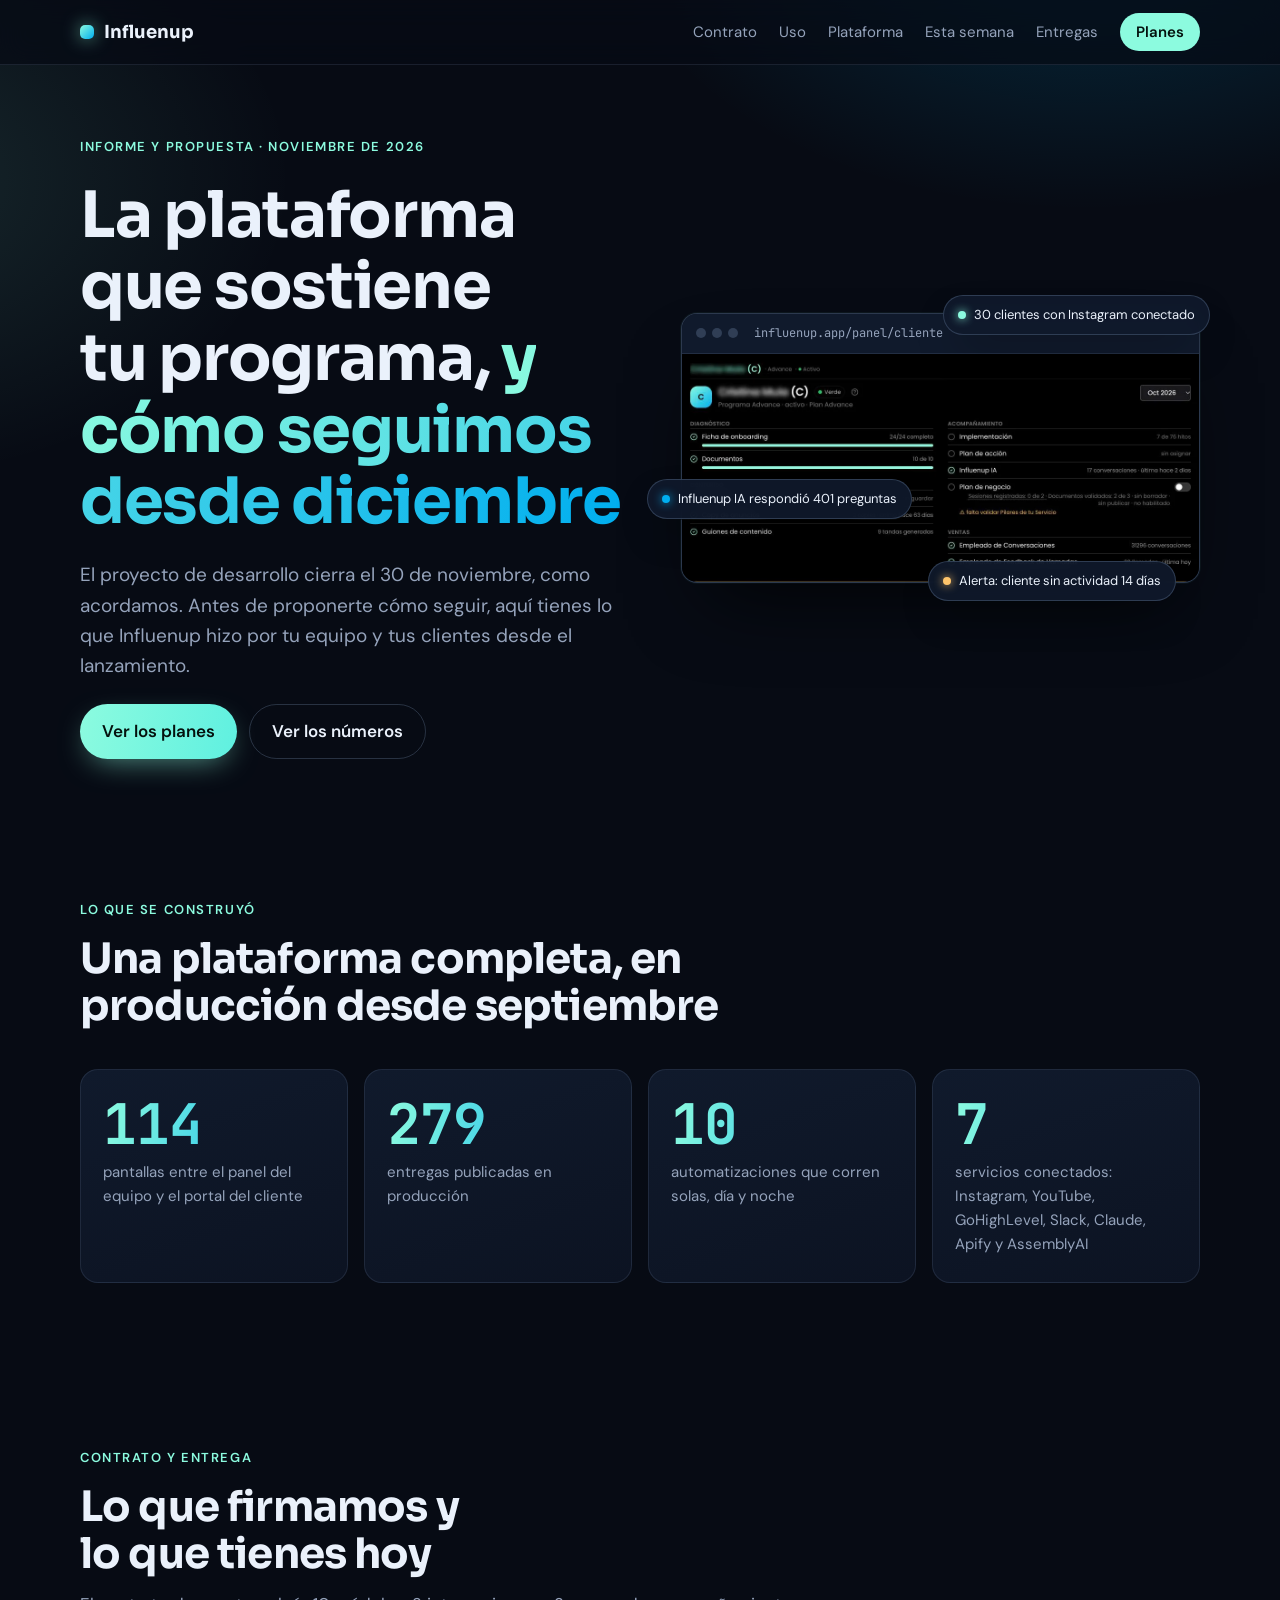
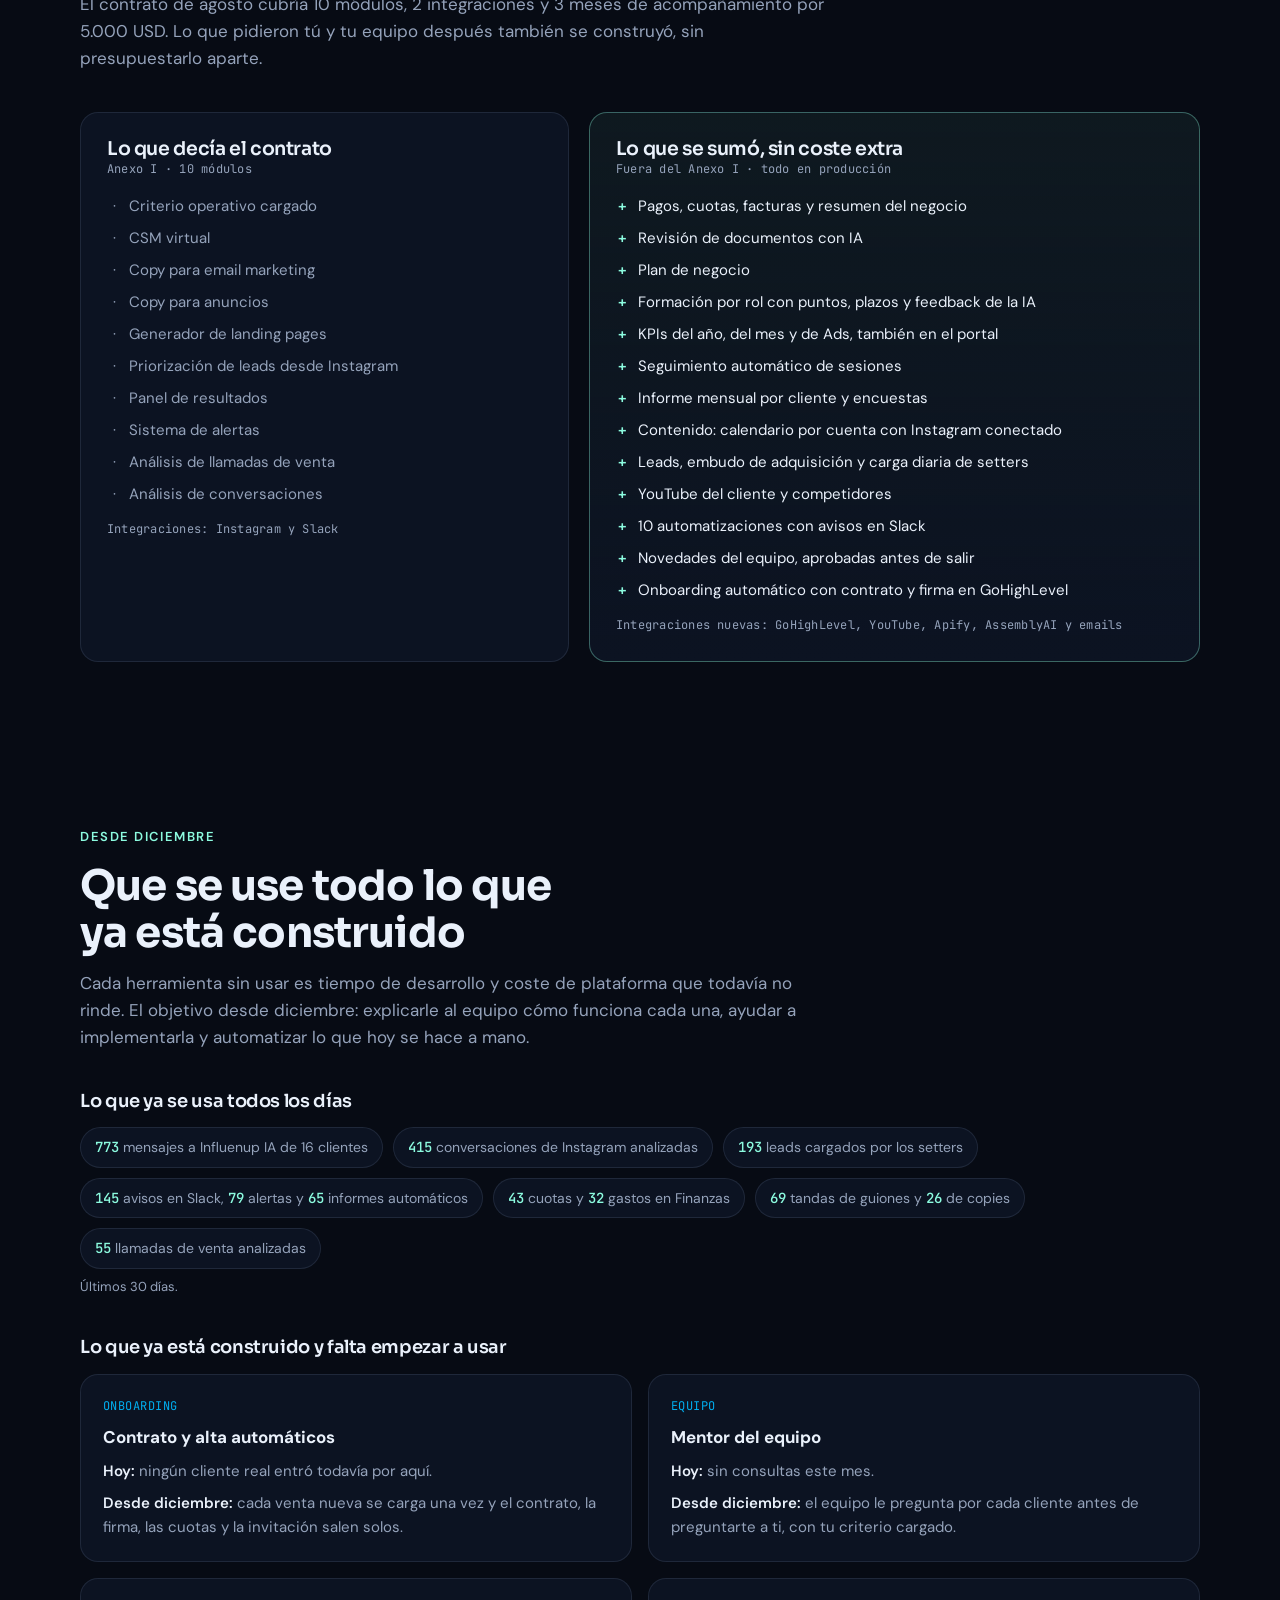
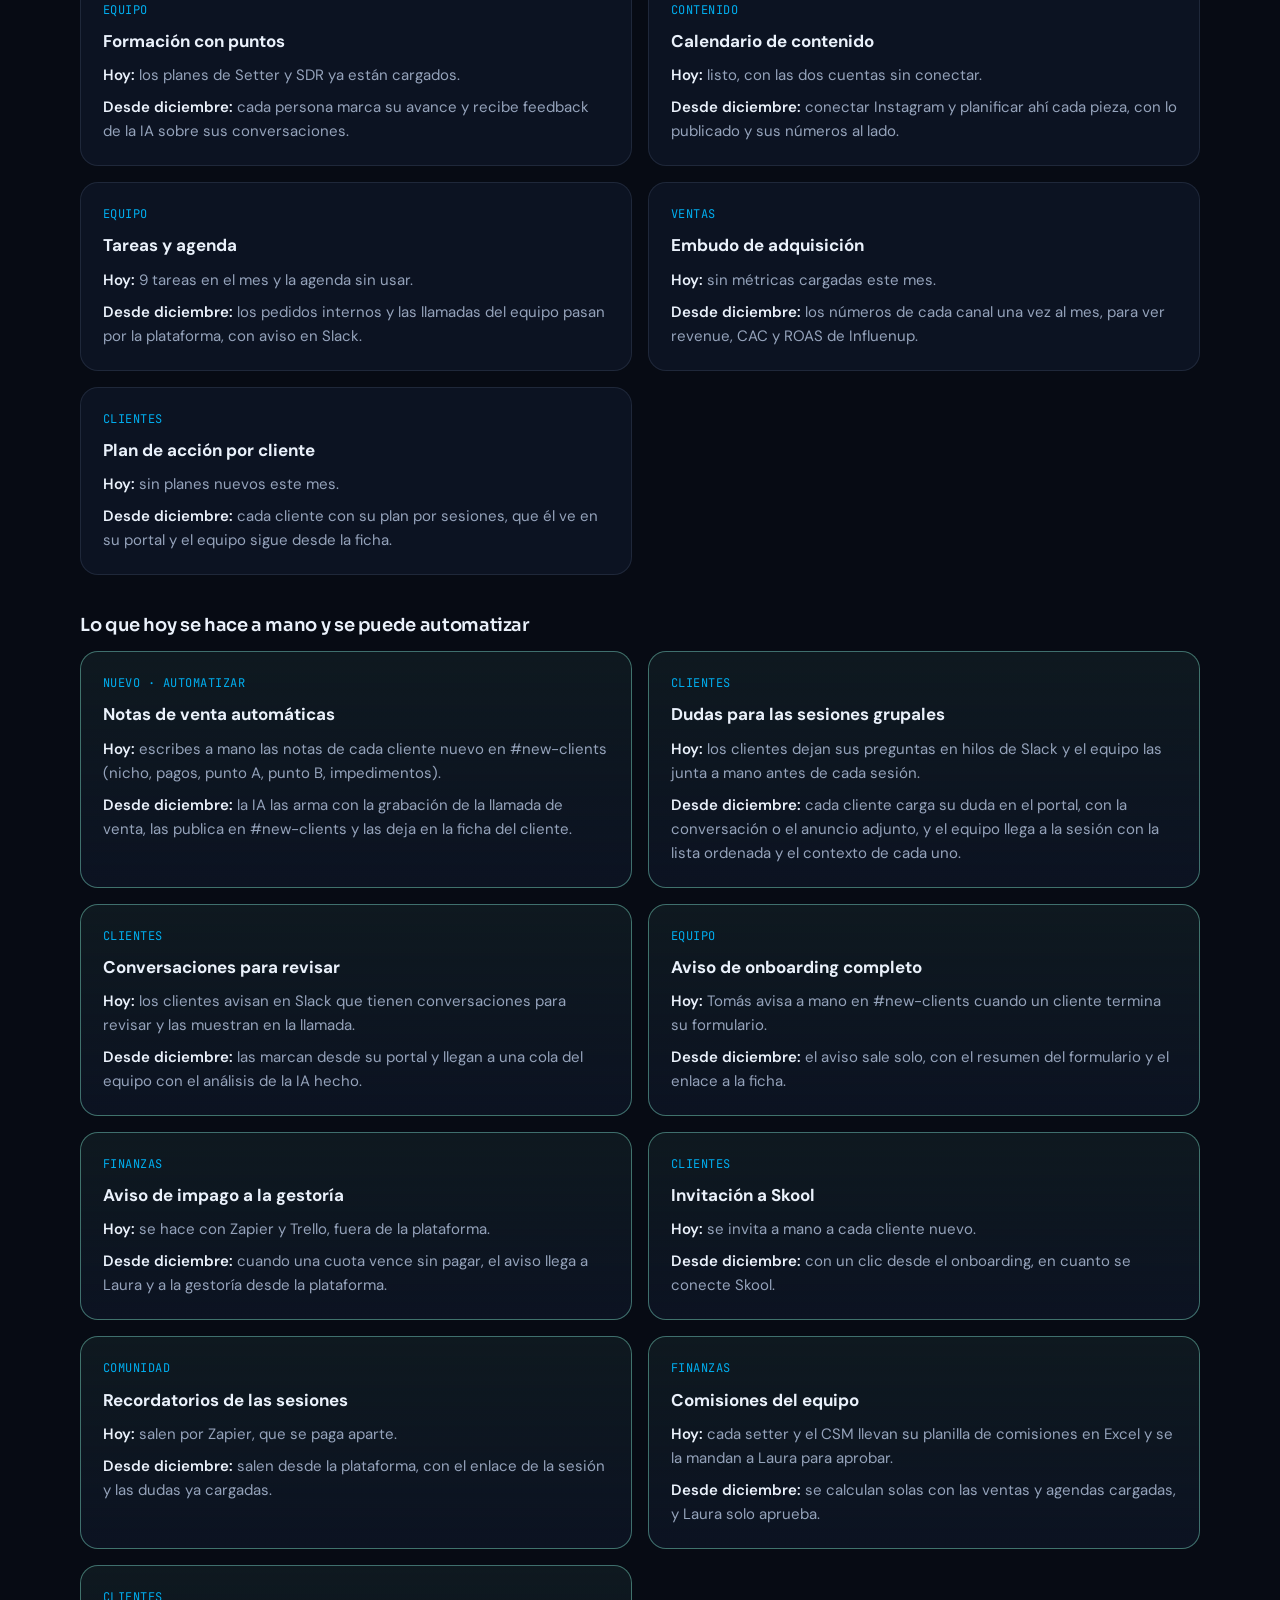
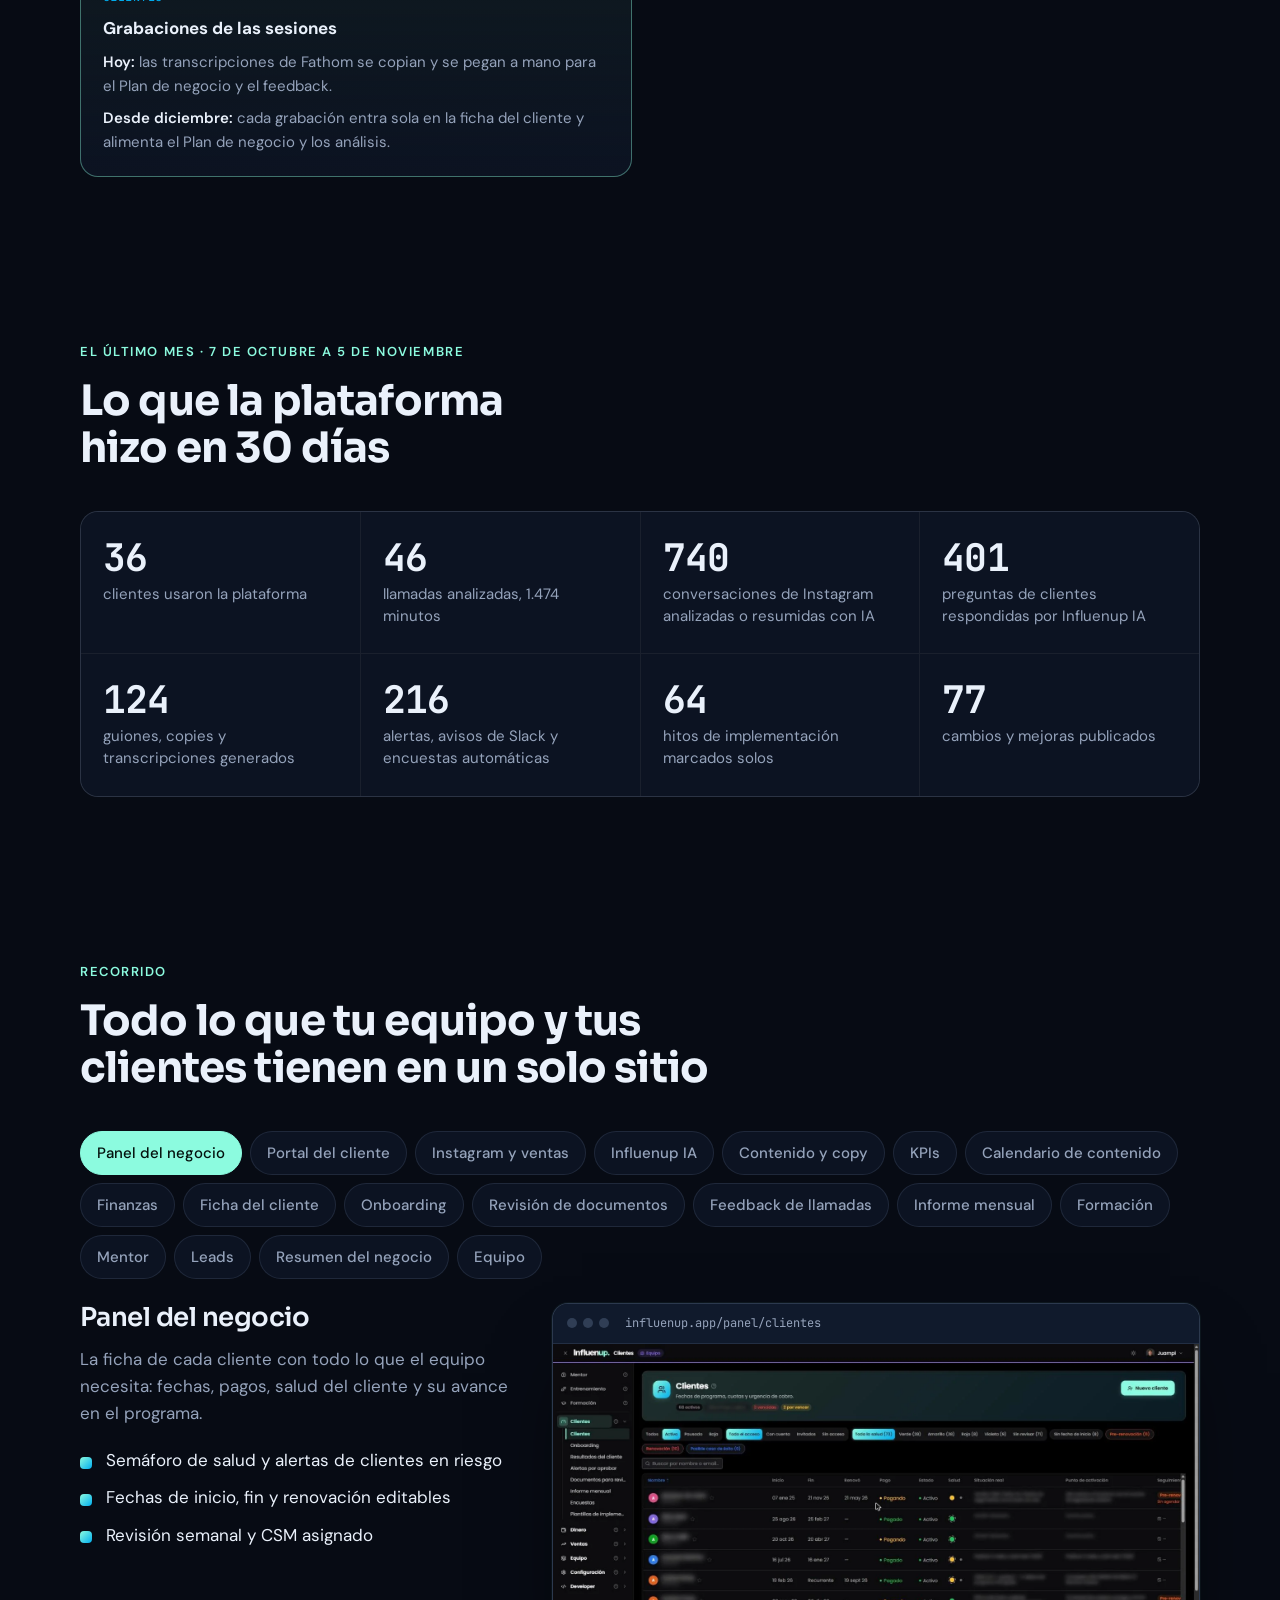
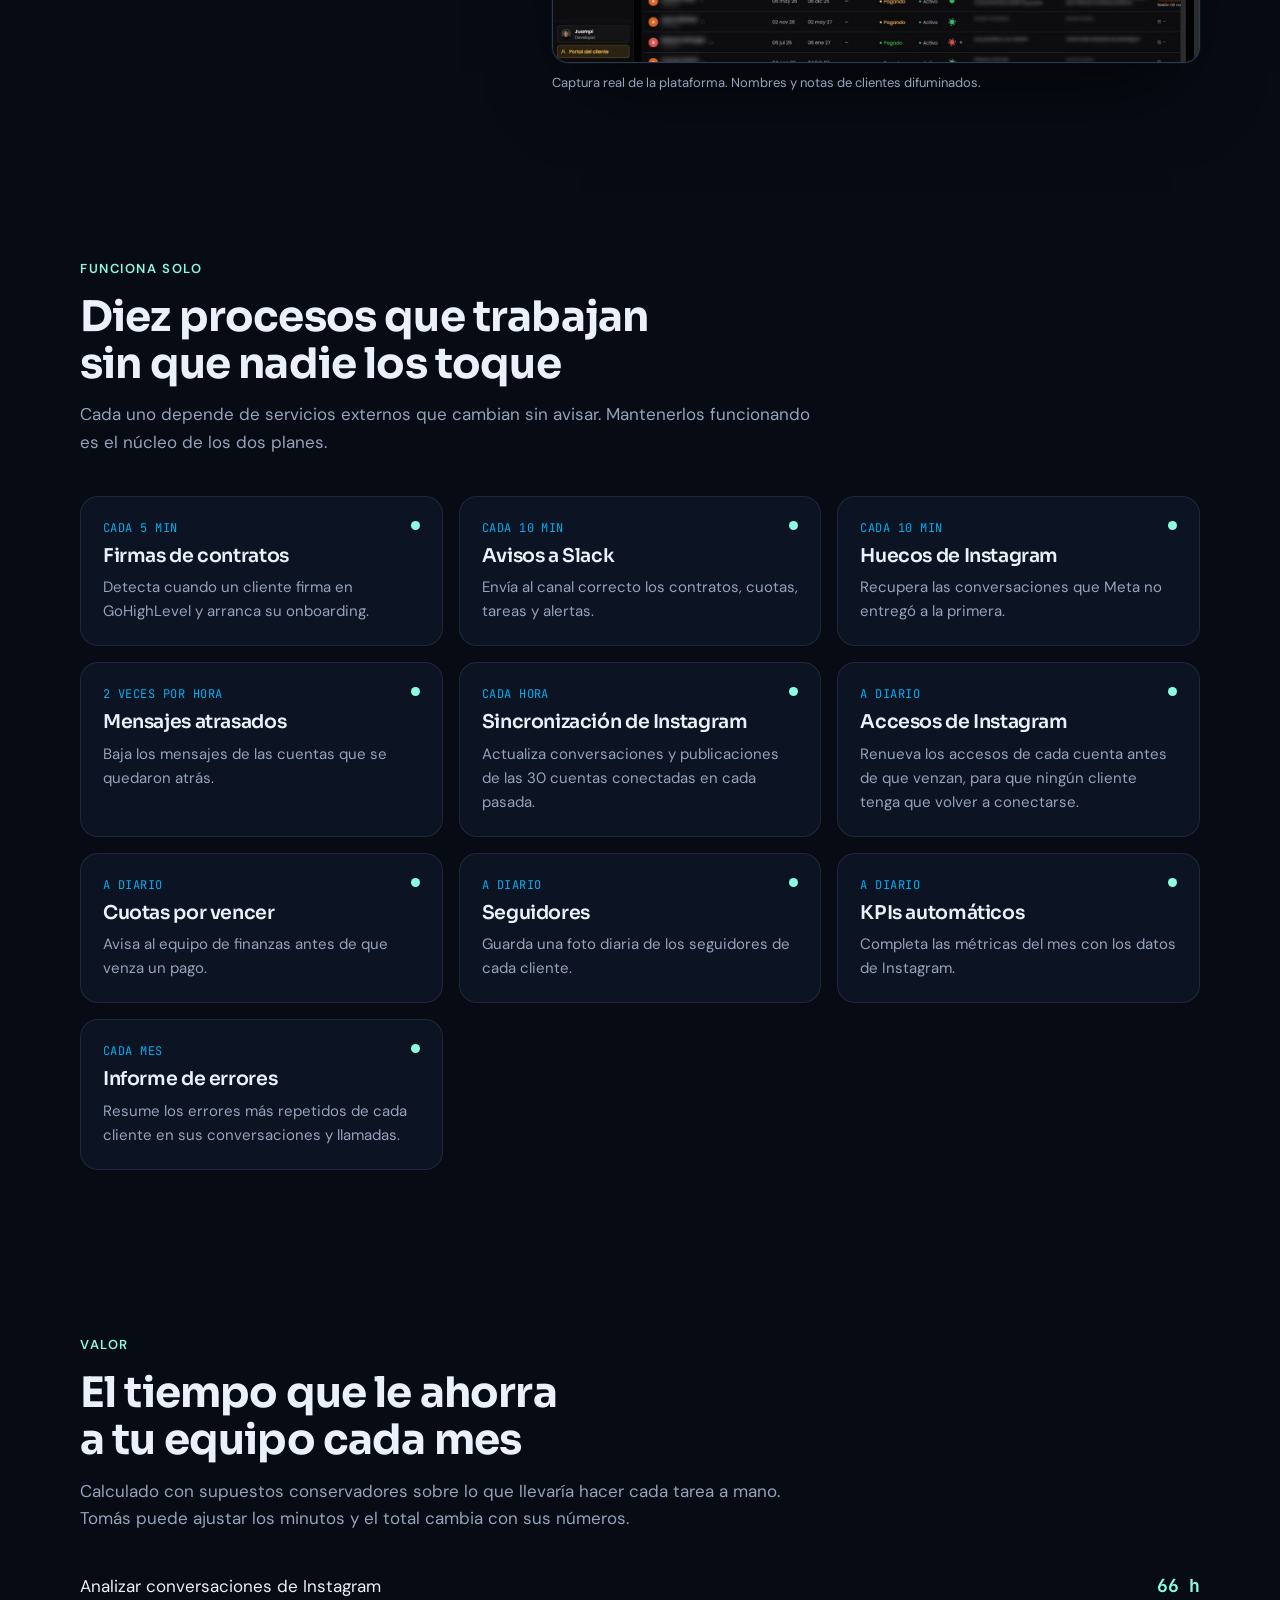
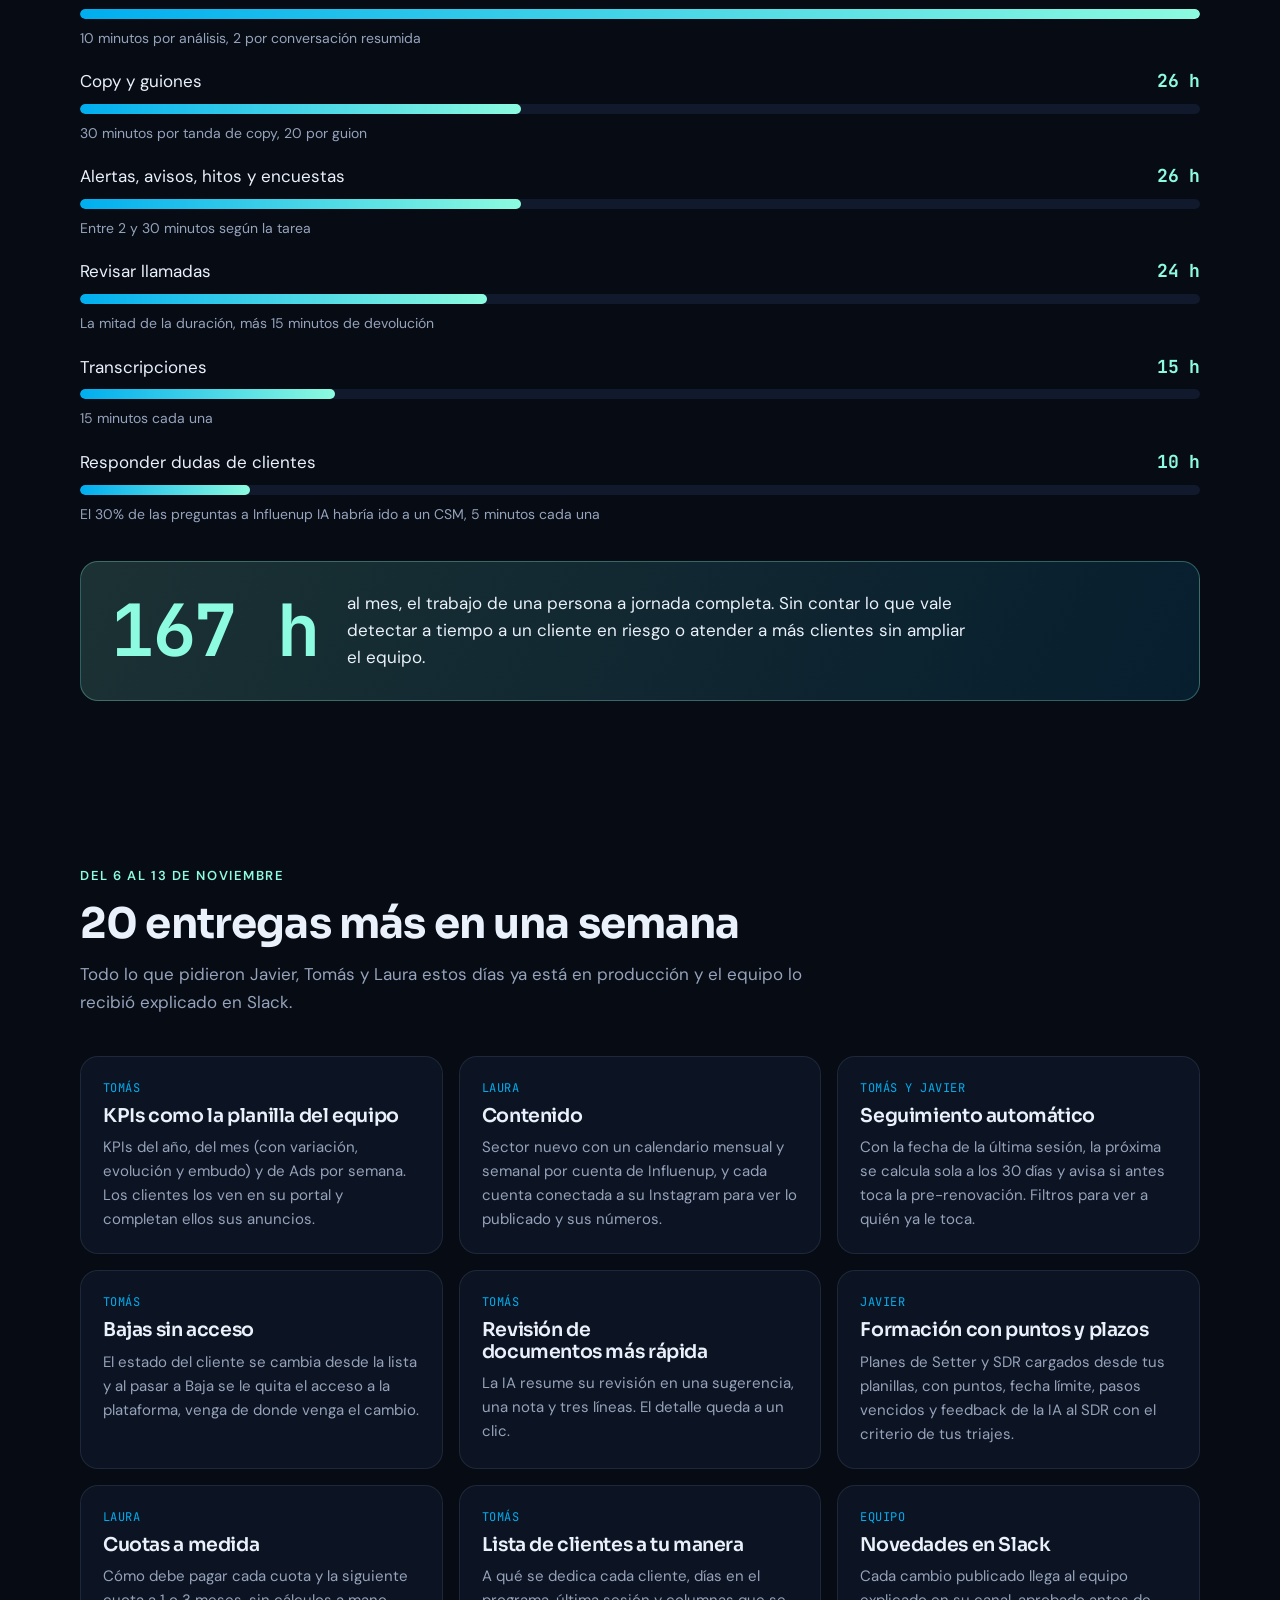
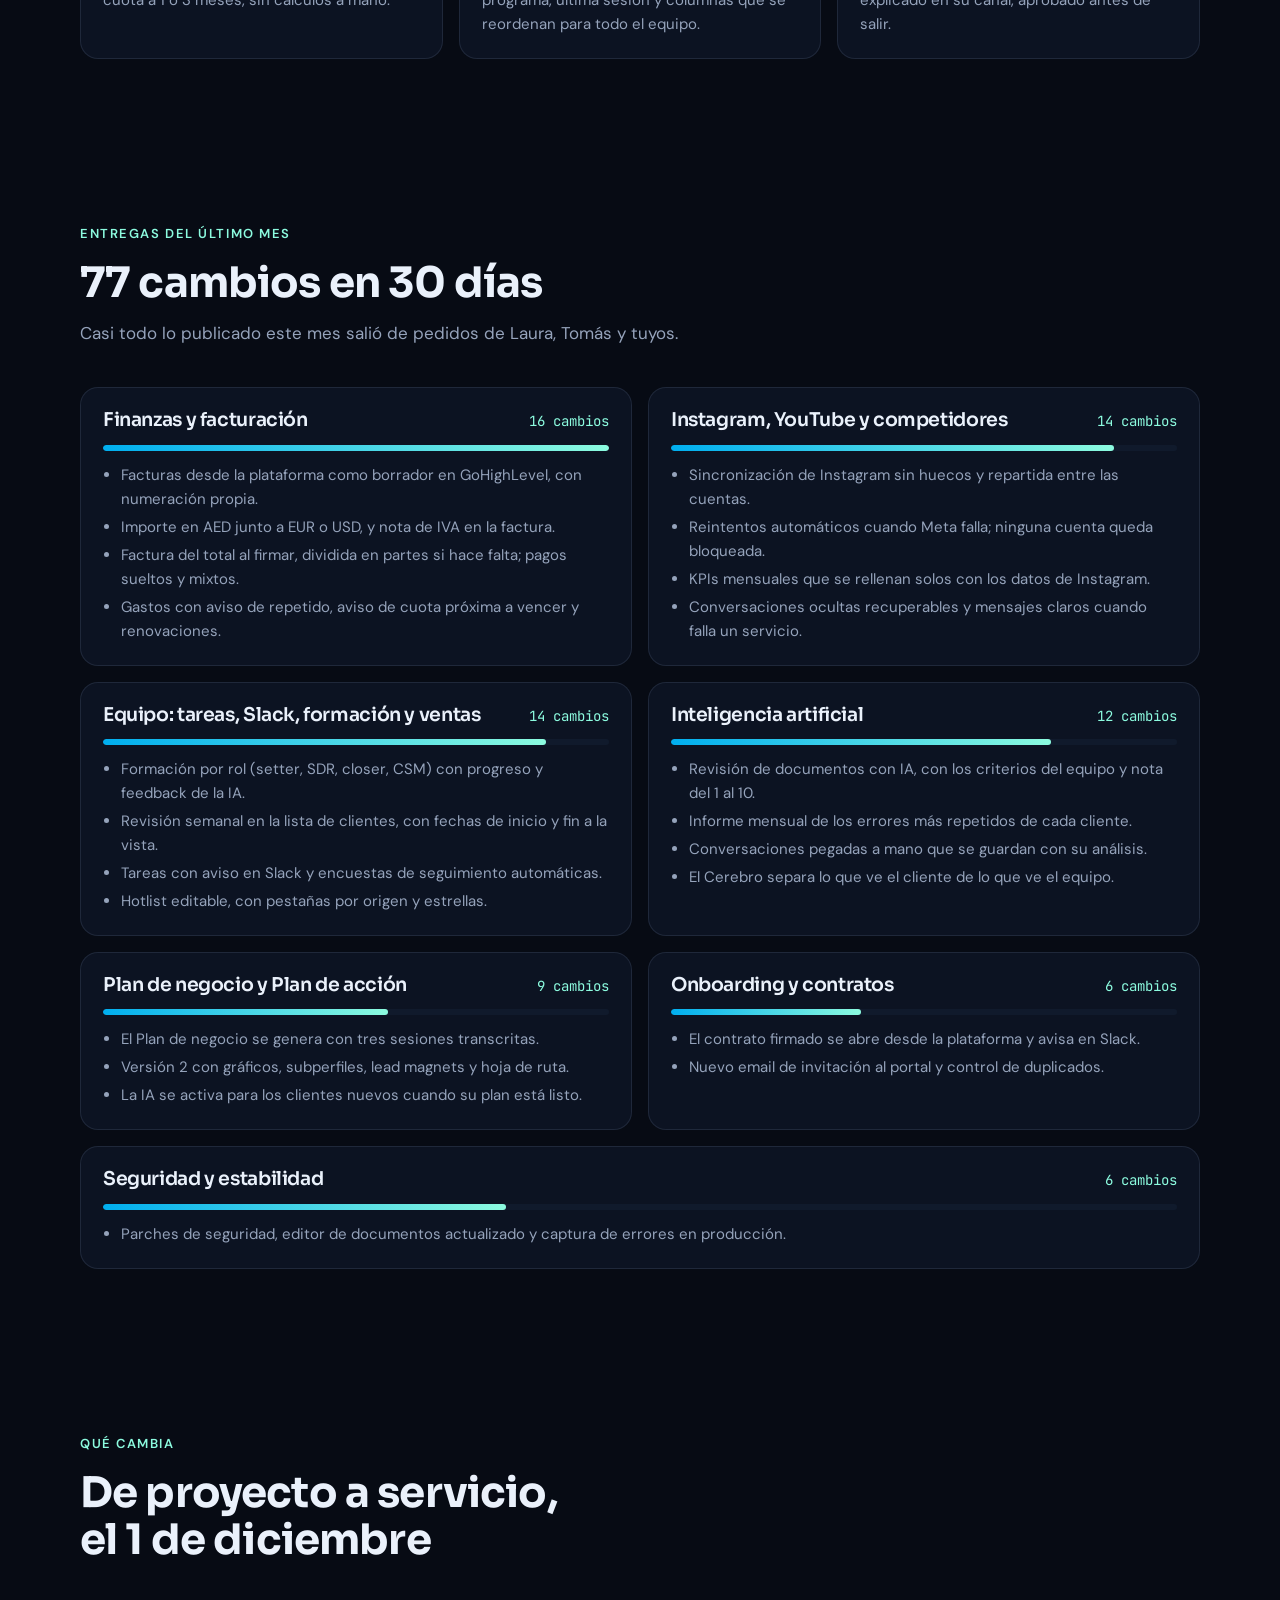
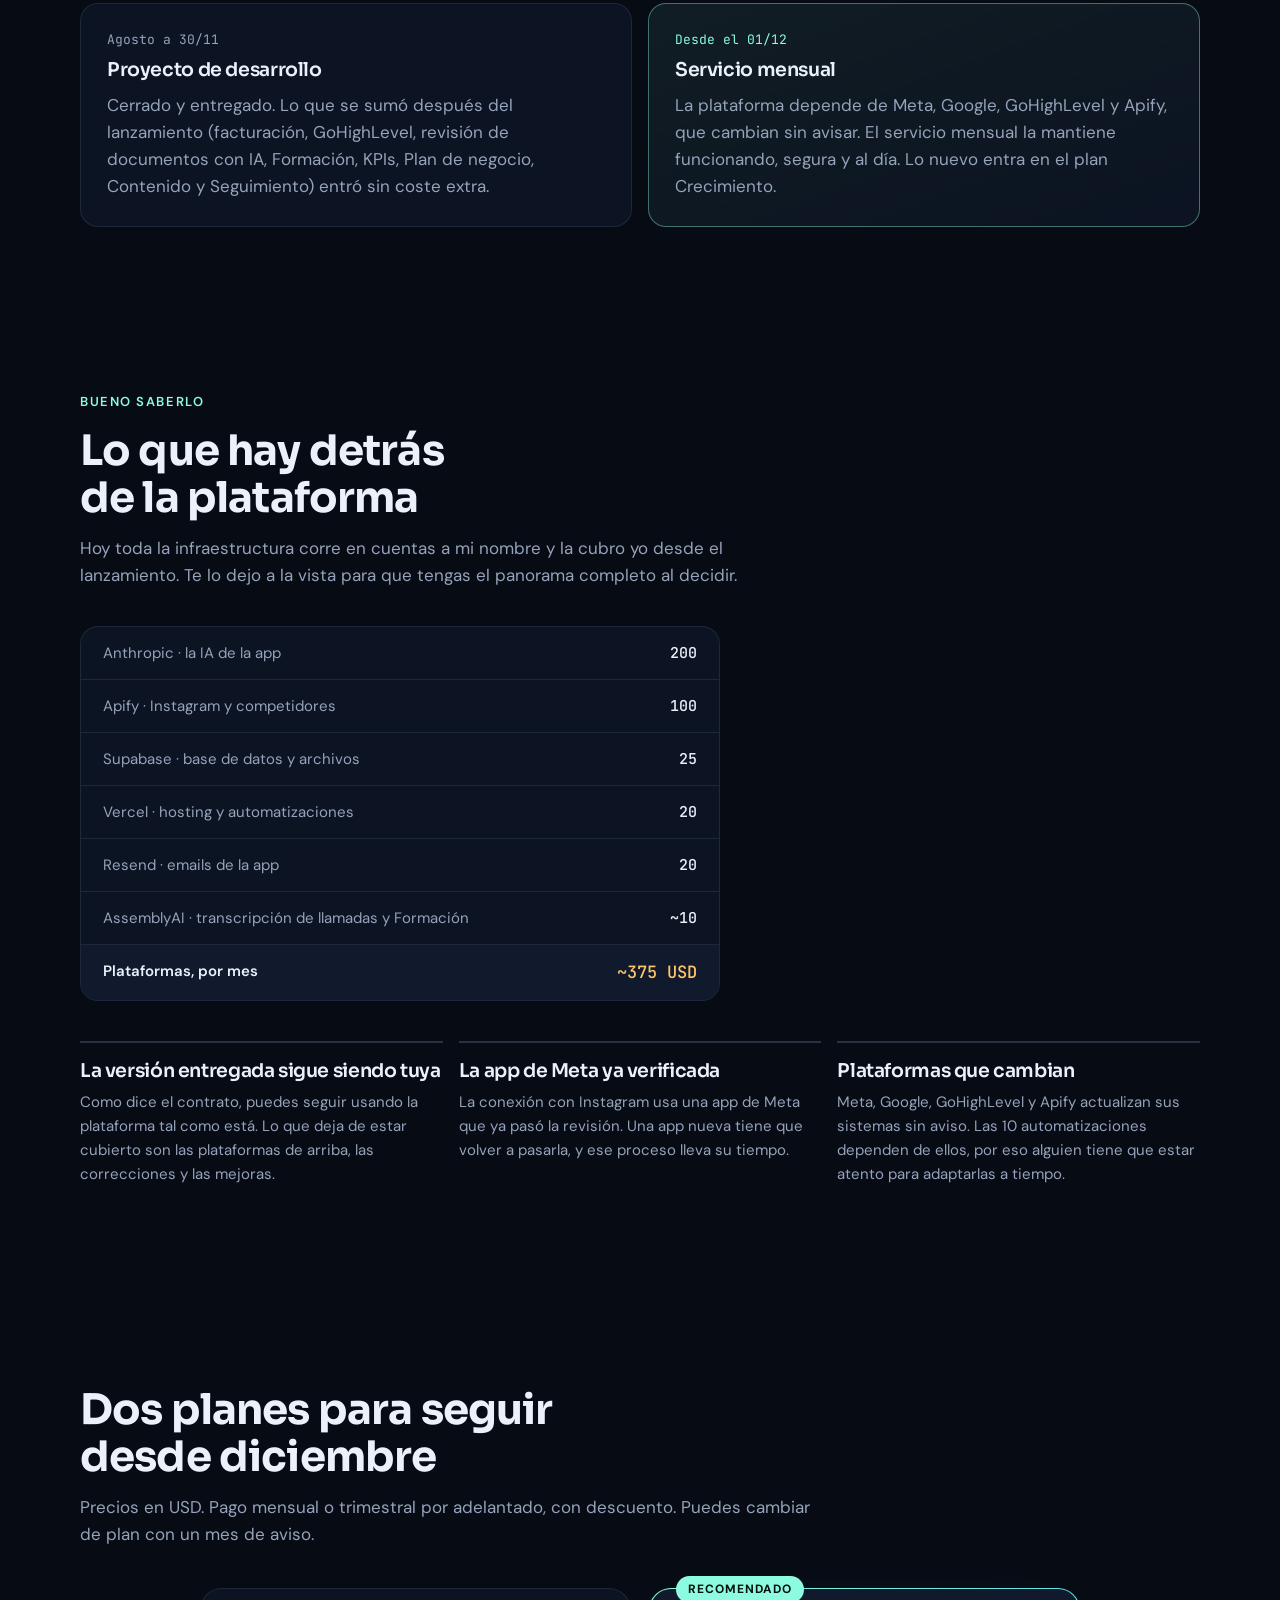
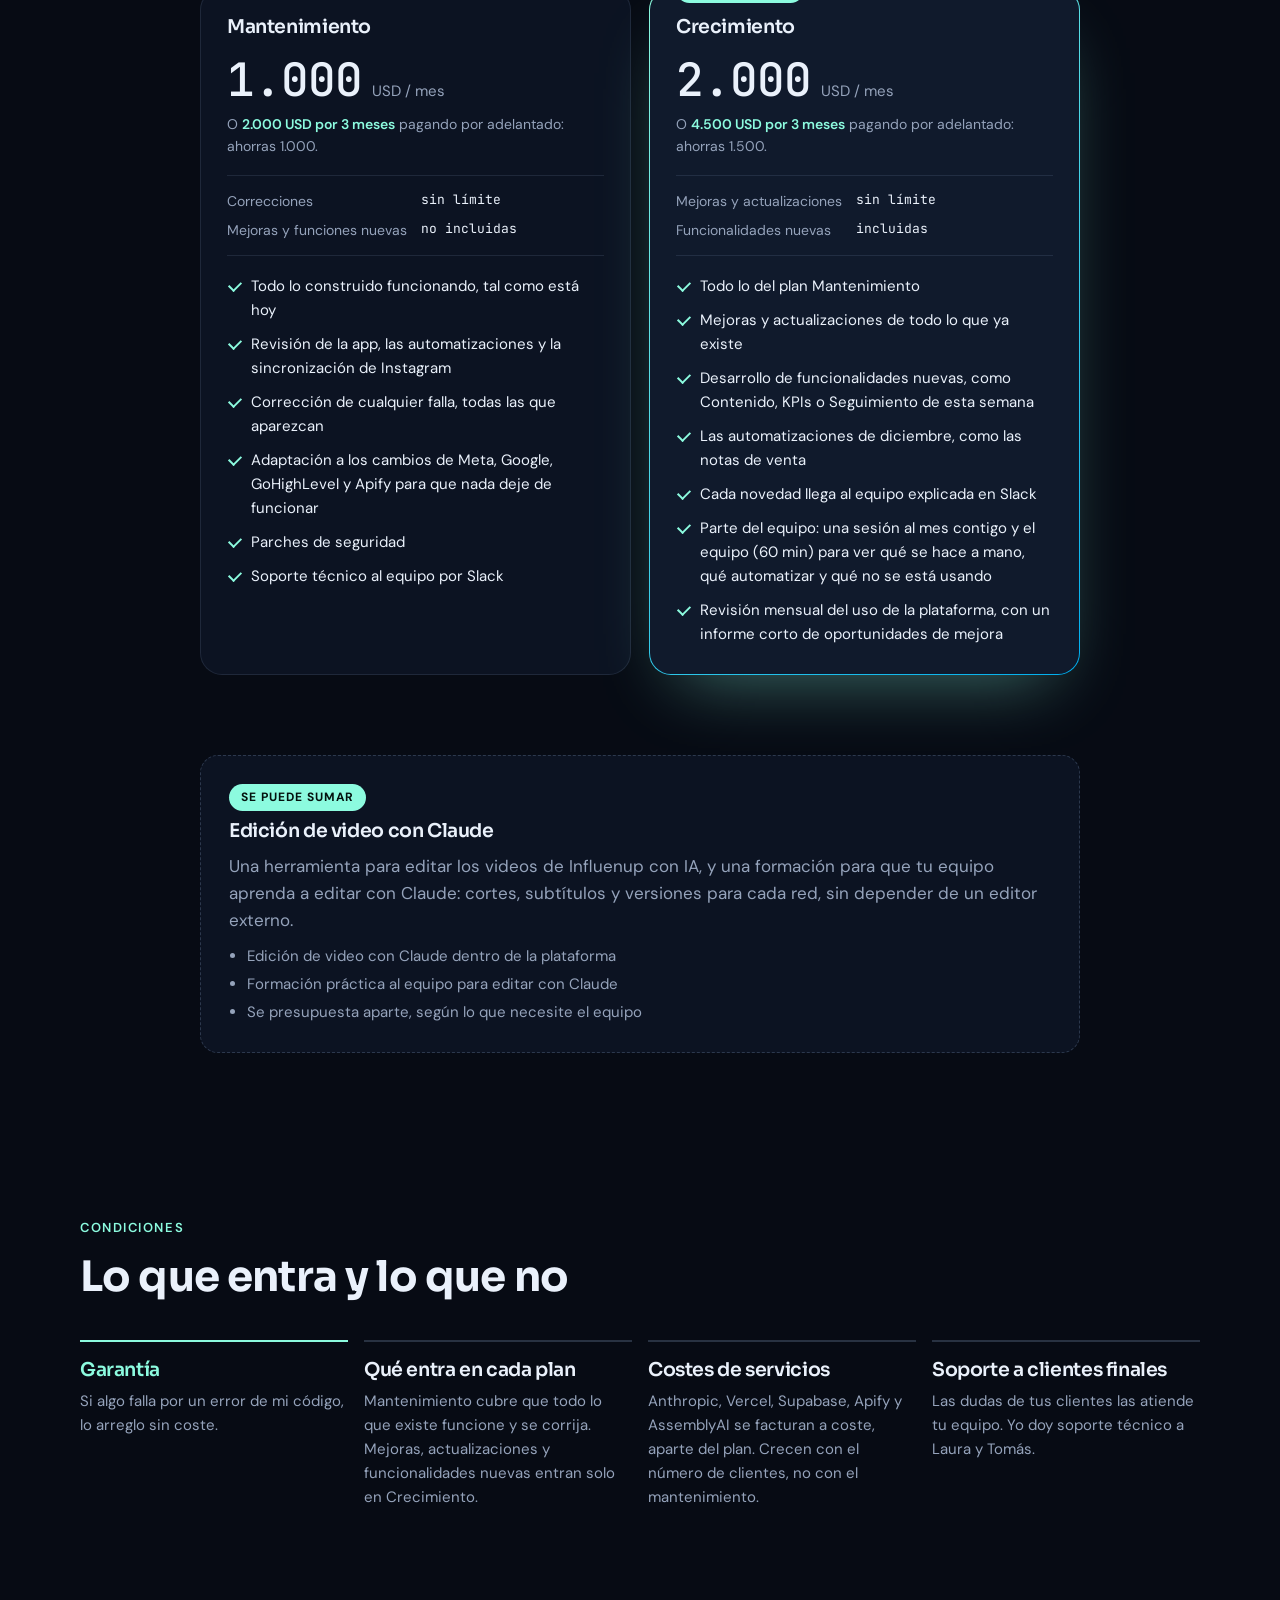
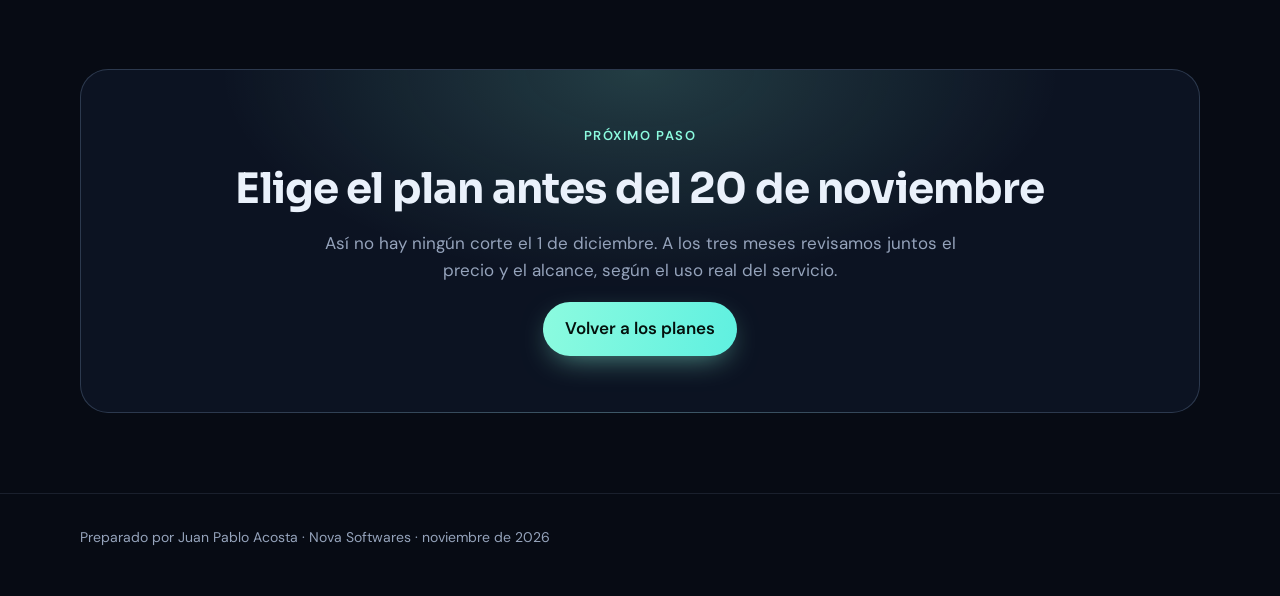
<file: index.html>
<!doctype html>
<html lang="es">
<head>
<meta charset="utf-8">
<meta name="viewport" content="width=device-width, initial-scale=1, viewport-fit=cover">
<meta name="robots" content="noindex, nofollow">
<title>Influenup · Renovación 2026</title>
<meta name="description" content="Lo que hizo Influenup en sus primeros meses en producción y los planes de mantenimiento desde diciembre de 2026.">
<link rel="preconnect" href="https://fonts.googleapis.com">
<link rel="preconnect" href="https://fonts.gstatic.com" crossorigin>
<link rel="stylesheet" href="https://fonts.googleapis.com/css2?family=Sora:wght@500;600;700&family=DM+Sans:opsz,wght@9..40,400;9..40,500;9..40,600&family=JetBrains+Mono:wght@500&display=swap">
<link rel="stylesheet" href="styles.css">
</head>
<body>
<div class="bg-glow" aria-hidden="true"></div>

<nav class="nav" aria-label="Secciones">
  <div class="nav-inner">
    <a class="brand" href="#inicio"><span class="brand-dot"></span>Influenup</a>
    <div class="nav-links">
      <a href="#contrato">Contrato</a>
      <a href="#uso">Uso</a>
      <a href="#recorrido">Plataforma</a>
      <a href="#semana">Esta semana</a>
      <a href="#cambios">Entregas</a>
      <a href="#planes" class="nav-cta">Planes</a>
    </div>
  </div>
</nav>

<main>

<!-- HERO -->
<header class="hero" id="inicio">
  <div class="container hero-grid">
    <div class="hero-copy">
      <span class="eyebrow reveal">Informe y propuesta · noviembre de 2026</span>
      <h1 class="reveal">La plataforma que sostiene tu programa, <span class="grad">y cómo seguimos desde diciembre</span></h1>
      <p class="lead reveal">El proyecto de desarrollo cierra el 30 de noviembre, como acordamos. Antes de proponerte cómo seguir, aquí tienes lo que Influenup hizo por tu equipo y tus clientes desde el lanzamiento.</p>
      <div class="hero-actions reveal">
        <a class="btn btn-primary" href="#planes">Ver los planes</a>
        <a class="btn btn-ghost" href="#uso">Ver los números</a>
      </div>
    </div>

    <div class="hero-visual reveal" aria-hidden="true">
      <div class="mock mock-hero">
        <div class="mock-bar"><i></i><i></i><i></i><span>influenup.app/panel/cliente</span></div>
        <div class="mock-body mock-body-img"><img src="capturas/hero-ficha.webp" alt="Ficha real de un cliente en el panel de Influenup" width="1140" height="504"></div>
      </div>
      <div class="float f1"><span class="pill-dot good"></span>30 clientes con Instagram conectado</div>
      <div class="float f2"><span class="pill-dot"></span>Influenup IA respondió 401 preguntas</div>
      <div class="float f3"><span class="pill-dot warn"></span>Alerta: cliente sin actividad 14 días</div>
    </div>
  </div>
</header>

<!-- CONSTRUIDO -->
<section class="section" id="construido">
  <div class="container">
    <span class="eyebrow reveal">Lo que se construyó</span>
    <h2 class="reveal">Una plataforma completa, en producción desde septiembre</h2>
    <div class="build-grid">
      <div class="build reveal"><strong class="num" data-count="114">114</strong><span>pantallas entre el panel del equipo y el portal del cliente</span></div>
      <div class="build reveal"><strong class="num" data-count="279">279</strong><span>entregas publicadas en producción</span></div>
      <div class="build reveal"><strong class="num" data-count="10">10</strong><span>automatizaciones que corren solas, día y noche</span></div>
      <div class="build reveal"><strong class="num" data-count="7">7</strong><span>servicios conectados: Instagram, YouTube, GoHighLevel, Slack, Claude, Apify y AssemblyAI</span></div>
    </div>
  </div>
</section>

<!-- CONTRATO -->
<section class="section" id="contrato">
  <div class="container">
    <span class="eyebrow reveal">Contrato y entrega</span>
    <h2 class="reveal">Lo que firmamos y lo que tienes hoy</h2>
    <p class="sub reveal">El contrato de agosto cubría 10 módulos, 2 integraciones y 3 meses de acompañamiento por 5.000 USD. Lo que pidieron tú y tu equipo después también se construyó, sin presupuestarlo aparte.</p>
    <div class="vs">
      <div class="vs-col reveal">
        <h3>Lo que decía el contrato</h3>
        <p class="vs-note">Anexo I · 10 módulos</p>
        <ul>
          <li>Criterio operativo cargado</li>
          <li>CSM virtual</li>
          <li>Copy para email marketing</li>
          <li>Copy para anuncios</li>
          <li>Generador de landing pages</li>
          <li>Priorización de leads desde Instagram</li>
          <li>Panel de resultados</li>
          <li>Sistema de alertas</li>
          <li>Análisis de llamadas de venta</li>
          <li>Análisis de conversaciones</li>
        </ul>
        <p class="vs-note">Integraciones: Instagram y Slack</p>
      </div>
      <div class="vs-col vs-plus reveal">
        <h3>Lo que se sumó, sin coste extra</h3>
        <p class="vs-note">Fuera del Anexo I · todo en producción</p>
        <ul>
          <li>Pagos, cuotas, facturas y resumen del negocio</li>
          <li>Revisión de documentos con IA</li>
          <li>Plan de negocio</li>
          <li>Formación por rol con puntos, plazos y feedback de la IA</li>
          <li>KPIs del año, del mes y de Ads, también en el portal</li>
          <li>Seguimiento automático de sesiones</li>
          <li>Informe mensual por cliente y encuestas</li>
          <li>Contenido: calendario por cuenta con Instagram conectado</li>
          <li>Leads, embudo de adquisición y carga diaria de setters</li>
          <li>YouTube del cliente y competidores</li>
          <li>10 automatizaciones con avisos en Slack</li>
          <li>Novedades del equipo, aprobadas antes de salir</li>
          <li>Onboarding automático con contrato y firma en GoHighLevel</li>
        </ul>
        <p class="vs-note">Integraciones nuevas: GoHighLevel, YouTube, Apify, AssemblyAI y emails</p>
      </div>
    </div>
  </div>
</section>

<!-- ACTIVAR -->
<section class="section" id="activar">
  <div class="container">
    <span class="eyebrow reveal">Desde diciembre</span>
    <h2 class="reveal">Que se use todo lo que ya está construido</h2>
    <p class="sub reveal">Cada herramienta sin usar es tiempo de desarrollo y coste de plataforma que todavía no rinde. El objetivo desde diciembre: explicarle al equipo cómo funciona cada una, ayudar a implementarla y automatizar lo que hoy se hace a mano.</p>

    <h3 class="act-title reveal">Lo que ya se usa todos los días</h3>
    <div class="act-chips reveal">
      <span><b>773</b> mensajes a Influenup IA de 16 clientes</span>
      <span><b>415</b> conversaciones de Instagram analizadas</span>
      <span><b>193</b> leads cargados por los setters</span>
      <span><b>145</b> avisos en Slack, <b>79</b> alertas y <b>65</b> informes automáticos</span>
      <span><b>43</b> cuotas y <b>32</b> gastos en Finanzas</span>
      <span><b>69</b> tandas de guiones y <b>26</b> de copies</span>
      <span><b>55</b> llamadas de venta analizadas</span>
    </div>
    <p class="act-note reveal">Últimos 30 días.</p>

    <h3 class="act-title reveal">Lo que ya está construido y falta empezar a usar</h3>
    <div class="acts">
      <div class="act reveal"><span class="freq">Onboarding</span><h4>Contrato y alta automáticos</h4><p><b>Hoy:</b> ningún cliente real entró todavía por aquí.</p><p><b>Desde diciembre:</b> cada venta nueva se carga una vez y el contrato, la firma, las cuotas y la invitación salen solos.</p></div>
      <div class="act reveal"><span class="freq">Equipo</span><h4>Mentor del equipo</h4><p><b>Hoy:</b> sin consultas este mes.</p><p><b>Desde diciembre:</b> el equipo le pregunta por cada cliente antes de preguntarte a ti, con tu criterio cargado.</p></div>
      <div class="act reveal"><span class="freq">Equipo</span><h4>Formación con puntos</h4><p><b>Hoy:</b> los planes de Setter y SDR ya están cargados.</p><p><b>Desde diciembre:</b> cada persona marca su avance y recibe feedback de la IA sobre sus conversaciones.</p></div>
      <div class="act reveal"><span class="freq">Contenido</span><h4>Calendario de contenido</h4><p><b>Hoy:</b> listo, con las dos cuentas sin conectar.</p><p><b>Desde diciembre:</b> conectar Instagram y planificar ahí cada pieza, con lo publicado y sus números al lado.</p></div>
      <div class="act reveal"><span class="freq">Equipo</span><h4>Tareas y agenda</h4><p><b>Hoy:</b> 9 tareas en el mes y la agenda sin usar.</p><p><b>Desde diciembre:</b> los pedidos internos y las llamadas del equipo pasan por la plataforma, con aviso en Slack.</p></div>
      <div class="act reveal"><span class="freq">Ventas</span><h4>Embudo de adquisición</h4><p><b>Hoy:</b> sin métricas cargadas este mes.</p><p><b>Desde diciembre:</b> los números de cada canal una vez al mes, para ver revenue, CAC y ROAS de Influenup.</p></div>
      <div class="act reveal"><span class="freq">Clientes</span><h4>Plan de acción por cliente</h4><p><b>Hoy:</b> sin planes nuevos este mes.</p><p><b>Desde diciembre:</b> cada cliente con su plan por sesiones, que él ve en su portal y el equipo sigue desde la ficha.</p></div>
    </div>
    <h3 class="act-title reveal">Lo que hoy se hace a mano y se puede automatizar</h3>
    <div class="acts">
      <div class="act act-new reveal"><span class="freq">Nuevo · automatizar</span><h4>Notas de venta automáticas</h4><p><b>Hoy:</b> escribes a mano las notas de cada cliente nuevo en #new-clients (nicho, pagos, punto A, punto B, impedimentos).</p><p><b>Desde diciembre:</b> la IA las arma con la grabación de la llamada de venta, las publica en #new-clients y las deja en la ficha del cliente.</p></div>
      <div class="act act-new reveal"><span class="freq">Clientes</span><h4>Dudas para las sesiones grupales</h4><p><b>Hoy:</b> los clientes dejan sus preguntas en hilos de Slack y el equipo las junta a mano antes de cada sesión.</p><p><b>Desde diciembre:</b> cada cliente carga su duda en el portal, con la conversación o el anuncio adjunto, y el equipo llega a la sesión con la lista ordenada y el contexto de cada uno.</p></div>
      <div class="act act-new reveal"><span class="freq">Clientes</span><h4>Conversaciones para revisar</h4><p><b>Hoy:</b> los clientes avisan en Slack que tienen conversaciones para revisar y las muestran en la llamada.</p><p><b>Desde diciembre:</b> las marcan desde su portal y llegan a una cola del equipo con el análisis de la IA hecho.</p></div>
      <div class="act act-new reveal"><span class="freq">Equipo</span><h4>Aviso de onboarding completo</h4><p><b>Hoy:</b> Tomás avisa a mano en #new-clients cuando un cliente termina su formulario.</p><p><b>Desde diciembre:</b> el aviso sale solo, con el resumen del formulario y el enlace a la ficha.</p></div>
      <div class="act act-new reveal"><span class="freq">Finanzas</span><h4>Aviso de impago a la gestoría</h4><p><b>Hoy:</b> se hace con Zapier y Trello, fuera de la plataforma.</p><p><b>Desde diciembre:</b> cuando una cuota vence sin pagar, el aviso llega a Laura y a la gestoría desde la plataforma.</p></div>
      <div class="act act-new reveal"><span class="freq">Clientes</span><h4>Invitación a Skool</h4><p><b>Hoy:</b> se invita a mano a cada cliente nuevo.</p><p><b>Desde diciembre:</b> con un clic desde el onboarding, en cuanto se conecte Skool.</p></div>
      <div class="act act-new reveal"><span class="freq">Comunidad</span><h4>Recordatorios de las sesiones</h4><p><b>Hoy:</b> salen por Zapier, que se paga aparte.</p><p><b>Desde diciembre:</b> salen desde la plataforma, con el enlace de la sesión y las dudas ya cargadas.</p></div>
      <div class="act act-new reveal"><span class="freq">Finanzas</span><h4>Comisiones del equipo</h4><p><b>Hoy:</b> cada setter y el CSM llevan su planilla de comisiones en Excel y se la mandan a Laura para aprobar.</p><p><b>Desde diciembre:</b> se calculan solas con las ventas y agendas cargadas, y Laura solo aprueba.</p></div>
      <div class="act act-new reveal"><span class="freq">Clientes</span><h4>Grabaciones de las sesiones</h4><p><b>Hoy:</b> las transcripciones de Fathom se copian y se pegan a mano para el Plan de negocio y el feedback.</p><p><b>Desde diciembre:</b> cada grabación entra sola en la ficha del cliente y alimenta el Plan de negocio y los análisis.</p></div>
    </div>
  </div>
</section>

<!-- USO -->
<section class="section" id="uso">
  <div class="container">
    <span class="eyebrow reveal">El último mes · 7 de octubre a 5 de noviembre</span>
    <h2 class="reveal">Lo que la plataforma hizo en 30 días</h2>
    <div class="stats">
      <div class="stat reveal"><strong class="num" data-count="36">36</strong><span>clientes usaron la plataforma</span></div>
      <div class="stat reveal"><strong class="num" data-count="46">46</strong><span>llamadas analizadas, 1.474 minutos</span></div>
      <div class="stat reveal"><strong class="num" data-count="740">740</strong><span>conversaciones de Instagram analizadas o resumidas con IA</span></div>
      <div class="stat reveal"><strong class="num" data-count="401">401</strong><span>preguntas de clientes respondidas por Influenup IA</span></div>
      <div class="stat reveal"><strong class="num" data-count="124">124</strong><span>guiones, copies y transcripciones generados</span></div>
      <div class="stat reveal"><strong class="num" data-count="216">216</strong><span>alertas, avisos de Slack y encuestas automáticas</span></div>
      <div class="stat reveal"><strong class="num" data-count="64">64</strong><span>hitos de implementación marcados solos</span></div>
      <div class="stat reveal"><strong class="num" data-count="77">77</strong><span>cambios y mejoras publicados</span></div>
    </div>
  </div>
</section>

<!-- RECORRIDO -->
<section class="section" id="recorrido">
  <div class="container">
    <span class="eyebrow reveal">Recorrido</span>
    <h2 class="reveal">Todo lo que tu equipo y tus clientes tienen en un solo sitio</h2>
    <div class="tour reveal">
      <div class="tour-tabs" role="tablist" aria-label="Módulos de la plataforma"></div>
      <div class="tour-stage">
        <div class="tour-text">
          <h3 id="tour-title"></h3>
          <p id="tour-desc"></p>
          <ul id="tour-points"></ul>
        </div>
        <div class="tour-screen">
          <div class="mock">
            <div class="mock-bar"><i></i><i></i><i></i><span id="tour-url"></span></div>
            <div class="mock-screen" id="tour-screen"></div>
          </div>
          <p class="caption" id="tour-caption">Pantalla de referencia con datos de ejemplo.</p>
        </div>
      </div>
    </div>
  </div>
</section>

<!-- AUTOMATIZACIONES -->
<section class="section" id="automatico">
  <div class="container">
    <span class="eyebrow reveal">Funciona solo</span>
    <h2 class="reveal">Diez procesos que trabajan sin que nadie los toque</h2>
    <p class="sub reveal">Cada uno depende de servicios externos que cambian sin avisar. Mantenerlos funcionando es el núcleo de los dos planes.</p>
    <div class="crons">
      <div class="cron reveal"><span class="freq">cada 5 min</span><h3>Firmas de contratos</h3><p>Detecta cuando un cliente firma en GoHighLevel y arranca su onboarding.</p></div>
      <div class="cron reveal"><span class="freq">cada 10 min</span><h3>Avisos a Slack</h3><p>Envía al canal correcto los contratos, cuotas, tareas y alertas.</p></div>
      <div class="cron reveal"><span class="freq">cada 10 min</span><h3>Huecos de Instagram</h3><p>Recupera las conversaciones que Meta no entregó a la primera.</p></div>
      <div class="cron reveal"><span class="freq">2 veces por hora</span><h3>Mensajes atrasados</h3><p>Baja los mensajes de las cuentas que se quedaron atrás.</p></div>
      <div class="cron reveal"><span class="freq">cada hora</span><h3>Sincronización de Instagram</h3><p>Actualiza conversaciones y publicaciones de las 30 cuentas conectadas en cada pasada.</p></div>
      <div class="cron reveal"><span class="freq">a diario</span><h3>Accesos de Instagram</h3><p>Renueva los accesos de cada cuenta antes de que venzan, para que ningún cliente tenga que volver a conectarse.</p></div>
      <div class="cron reveal"><span class="freq">a diario</span><h3>Cuotas por vencer</h3><p>Avisa al equipo de finanzas antes de que venza un pago.</p></div>
      <div class="cron reveal"><span class="freq">a diario</span><h3>Seguidores</h3><p>Guarda una foto diaria de los seguidores de cada cliente.</p></div>
      <div class="cron reveal"><span class="freq">a diario</span><h3>KPIs automáticos</h3><p>Completa las métricas del mes con los datos de Instagram.</p></div>
      <div class="cron reveal"><span class="freq">cada mes</span><h3>Informe de errores</h3><p>Resume los errores más repetidos de cada cliente en sus conversaciones y llamadas.</p></div>
    </div>
  </div>
</section>

<!-- TIEMPO -->
<section class="section" id="tiempo">
  <div class="container">
    <span class="eyebrow reveal">Valor</span>
    <h2 class="reveal">El tiempo que le ahorra a tu equipo cada mes</h2>
    <p class="sub reveal">Calculado con supuestos conservadores sobre lo que llevaría hacer cada tarea a mano. Tomás puede ajustar los minutos y el total cambia con sus números.</p>
    <div class="savings">
      <div class="saving reveal" style="--v:66"><div class="saving-head"><span>Analizar conversaciones de Instagram</span><strong class="num">66 h</strong></div><div class="track"><i></i></div><small>10 minutos por análisis, 2 por conversación resumida</small></div>
      <div class="saving reveal" style="--v:26"><div class="saving-head"><span>Copy y guiones</span><strong class="num">26 h</strong></div><div class="track"><i></i></div><small>30 minutos por tanda de copy, 20 por guion</small></div>
      <div class="saving reveal" style="--v:26"><div class="saving-head"><span>Alertas, avisos, hitos y encuestas</span><strong class="num">26 h</strong></div><div class="track"><i></i></div><small>Entre 2 y 30 minutos según la tarea</small></div>
      <div class="saving reveal" style="--v:24"><div class="saving-head"><span>Revisar llamadas</span><strong class="num">24 h</strong></div><div class="track"><i></i></div><small>La mitad de la duración, más 15 minutos de devolución</small></div>
      <div class="saving reveal" style="--v:15"><div class="saving-head"><span>Transcripciones</span><strong class="num">15 h</strong></div><div class="track"><i></i></div><small>15 minutos cada una</small></div>
      <div class="saving reveal" style="--v:10"><div class="saving-head"><span>Responder dudas de clientes</span><strong class="num">10 h</strong></div><div class="track"><i></i></div><small>El 30% de las preguntas a Influenup IA habría ido a un CSM, 5 minutos cada una</small></div>
    </div>
    <div class="total-band reveal">
      <strong class="num"><span data-count="167">167</span> h</strong>
      <p>al mes, el trabajo de una persona a jornada completa. Sin contar lo que vale detectar a tiempo a un cliente en riesgo o atender a más clientes sin ampliar el equipo.</p>
    </div>
  </div>
</section>

<!-- ESTA SEMANA -->
<section class="section" id="semana">
  <div class="container">
    <span class="eyebrow reveal">Del 6 al 13 de noviembre</span>
    <h2 class="reveal"><span data-count="20">20</span> entregas más en una semana</h2>
    <p class="sub reveal">Todo lo que pidieron Javier, Tomás y Laura estos días ya está en producción y el equipo lo recibió explicado en Slack.</p>
    <div class="crons entregas">
      <div class="cron reveal"><span class="freq">Tomás</span><h3>KPIs como la planilla del equipo</h3><p>KPIs del año, del mes (con variación, evolución y embudo) y de Ads por semana. Los clientes los ven en su portal y completan ellos sus anuncios.</p></div>
      <div class="cron reveal"><span class="freq">Laura</span><h3>Contenido</h3><p>Sector nuevo con un calendario mensual y semanal por cuenta de Influenup, y cada cuenta conectada a su Instagram para ver lo publicado y sus números.</p></div>
      <div class="cron reveal"><span class="freq">Tomás y Javier</span><h3>Seguimiento automático</h3><p>Con la fecha de la última sesión, la próxima se calcula sola a los 30 días y avisa si antes toca la pre-renovación. Filtros para ver a quién ya le toca.</p></div>
      <div class="cron reveal"><span class="freq">Tomás</span><h3>Bajas sin acceso</h3><p>El estado del cliente se cambia desde la lista y al pasar a Baja se le quita el acceso a la plataforma, venga de donde venga el cambio.</p></div>
      <div class="cron reveal"><span class="freq">Tomás</span><h3>Revisión de documentos más rápida</h3><p>La IA resume su revisión en una sugerencia, una nota y tres líneas. El detalle queda a un clic.</p></div>
      <div class="cron reveal"><span class="freq">Javier</span><h3>Formación con puntos y plazos</h3><p>Planes de Setter y SDR cargados desde tus planillas, con puntos, fecha límite, pasos vencidos y feedback de la IA al SDR con el criterio de tus triajes.</p></div>
      <div class="cron reveal"><span class="freq">Laura</span><h3>Cuotas a medida</h3><p>Cómo debe pagar cada cuota y la siguiente cuota a 1 o 3 meses, sin cálculos a mano.</p></div>
      <div class="cron reveal"><span class="freq">Tomás</span><h3>Lista de clientes a tu manera</h3><p>A qué se dedica cada cliente, días en el programa, última sesión y columnas que se reordenan para todo el equipo.</p></div>
      <div class="cron reveal"><span class="freq">Equipo</span><h3>Novedades en Slack</h3><p>Cada cambio publicado llega al equipo explicado en su canal, aprobado antes de salir.</p></div>
    </div>
  </div>
</section>

<!-- CAMBIOS -->
<section class="section" id="cambios">
  <div class="container">
    <span class="eyebrow reveal">Entregas del último mes</span>
    <h2 class="reveal"><span data-count="77">77</span> cambios en 30 días</h2>
    <p class="sub reveal">Casi todo lo publicado este mes salió de pedidos de Laura, Tomás y tuyos.</p>
    <div class="areas"></div>
  </div>
</section>

<!-- DICIEMBRE -->
<section class="section" id="diciembre">
  <div class="container">
    <span class="eyebrow reveal">Qué cambia</span>
    <h2 class="reveal">De proyecto a servicio, el 1 de diciembre</h2>
    <div class="timeline">
      <div class="tl reveal"><span class="tl-date">Agosto a 30/11</span><h3>Proyecto de desarrollo</h3><p>Cerrado y entregado. Lo que se sumó después del lanzamiento (facturación, GoHighLevel, revisión de documentos con IA, Formación, KPIs, Plan de negocio, Contenido y Seguimiento) entró sin coste extra.</p></div>
      <div class="tl tl-next reveal"><span class="tl-date">Desde el 01/12</span><h3>Servicio mensual</h3><p>La plataforma depende de Meta, Google, GoHighLevel y Apify, que cambian sin avisar. El servicio mensual la mantiene funcionando, segura y al día. Lo nuevo entra en el plan Crecimiento.</p></div>
    </div>
  </div>
</section>

<!-- SIN RENOVAR -->
<section class="section" id="sin-renovar">
  <div class="container">
    <span class="eyebrow reveal">Bueno saberlo</span>
    <h2 class="reveal">Lo que hay detrás de la plataforma</h2>
    <p class="sub reveal">Hoy toda la infraestructura corre en cuentas a mi nombre y la cubro yo desde el lanzamiento. Te lo dejo a la vista para que tengas el panorama completo al decidir.</p>
    <div class="costos reveal">
      <div class="costo"><span>Anthropic · la IA de la app</span><strong>200</strong></div>
      <div class="costo"><span>Apify · Instagram y competidores</span><strong>100</strong></div>
      <div class="costo"><span>Supabase · base de datos y archivos</span><strong>25</strong></div>
      <div class="costo"><span>Vercel · hosting y automatizaciones</span><strong>20</strong></div>
      <div class="costo"><span>Resend · emails de la app</span><strong>20</strong></div>
      <div class="costo"><span>AssemblyAI · transcripción de llamadas y Formación</span><strong>~10</strong></div>
      <div class="costo costo-total"><span>Plataformas, por mes</span><strong>~375 USD</strong></div>
    </div>
    <div class="terms terms-3">
      <div class="term reveal"><h3>La versión entregada sigue siendo tuya</h3><p>Como dice el contrato, puedes seguir usando la plataforma tal como está. Lo que deja de estar cubierto son las plataformas de arriba, las correcciones y las mejoras.</p></div>
      <div class="term reveal"><h3>La app de Meta ya verificada</h3><p>La conexión con Instagram usa una app de Meta que ya pasó la revisión. Una app nueva tiene que volver a pasarla, y ese proceso lleva su tiempo.</p></div>
      <div class="term reveal"><h3>Plataformas que cambian</h3><p>Meta, Google, GoHighLevel y Apify actualizan sus sistemas sin aviso. Las 10 automatizaciones dependen de ellos, por eso alguien tiene que estar atento para adaptarlas a tiempo.</p></div>
    </div>
  </div>
</section>

<!-- PLANES -->
<section class="section" id="planes">
  <div class="container">
    <span class="eyebrow reveal">Planes</span>
    <h2 class="reveal">Dos planes para seguir desde diciembre</h2>
    <p class="sub reveal">Precios en USD. Pago mensual o trimestral por adelantado, con descuento. Puedes cambiar de plan con un mes de aviso.</p>
    <div class="plans plans-2">
      <article class="plan reveal">
        <h3>Mantenimiento</h3>
        <div class="price"><span class="num">1.000</span><small>USD / mes</small></div>
        <p class="prepago">O <strong>2.000 USD por 3 meses</strong> pagando por adelantado: ahorras 1.000.</p>
        <dl><dt>Correcciones</dt><dd>sin límite</dd><dt>Mejoras y funciones nuevas</dt><dd>no incluidas</dd></dl>
        <ul>
          <li>Todo lo construido funcionando, tal como está hoy</li>
          <li>Revisión de la app, las automatizaciones y la sincronización de Instagram</li>
          <li>Corrección de cualquier falla, todas las que aparezcan</li>
          <li>Adaptación a los cambios de Meta, Google, GoHighLevel y Apify para que nada deje de funcionar</li>
          <li>Parches de seguridad</li>
          <li>Soporte técnico al equipo por Slack</li>
        </ul>
      </article>
      <article class="plan plan-rec reveal">
        <span class="tag">Recomendado</span>
        <h3>Crecimiento</h3>
        <div class="price"><span class="num">2.000</span><small>USD / mes</small></div>
        <p class="prepago">O <strong>4.500 USD por 3 meses</strong> pagando por adelantado: ahorras 1.500.</p>
        <dl><dt>Mejoras y actualizaciones</dt><dd>sin límite</dd><dt>Funcionalidades nuevas</dt><dd>incluidas</dd></dl>
        <ul>
          <li>Todo lo del plan Mantenimiento</li>
          <li>Mejoras y actualizaciones de todo lo que ya existe</li>
          <li>Desarrollo de funcionalidades nuevas, como Contenido, KPIs o Seguimiento de esta semana</li>
          <li>Las automatizaciones de diciembre, como las notas de venta</li>
          <li>Cada novedad llega al equipo explicada en Slack</li>
          <li>Parte del equipo: una sesión al mes contigo y el equipo (60 min) para ver qué se hace a mano, qué automatizar y qué no se está usando</li>
          <li>Revisión mensual del uso de la plataforma, con un informe corto de oportunidades de mejora</li>
        </ul>
      </article>
    </div>
  </div>
</section>

<!-- EXTRA -->
<section class="section section-tight" id="extra">
  <div class="container">
    <div class="extra reveal">
      <span class="tag">Se puede sumar</span>
      <h3>Edición de video con Claude</h3>
      <p>Una herramienta para editar los videos de Influenup con IA, y una formación para que tu equipo aprenda a editar con Claude: cortes, subtítulos y versiones para cada red, sin depender de un editor externo.</p>
      <ul>
        <li>Edición de video con Claude dentro de la plataforma</li>
        <li>Formación práctica al equipo para editar con Claude</li>
        <li>Se presupuesta aparte, según lo que necesite el equipo</li>
      </ul>
    </div>
  </div>
</section>

<!-- CONDICIONES -->
<section class="section" id="condiciones">
  <div class="container">
    <span class="eyebrow reveal">Condiciones</span>
    <h2 class="reveal">Lo que entra y lo que no</h2>
    <div class="terms">
      <div class="term term-good reveal"><h3>Garantía</h3><p>Si algo falla por un error de mi código, lo arreglo sin coste.</p></div>
      <div class="term reveal"><h3>Qué entra en cada plan</h3><p>Mantenimiento cubre que todo lo que existe funcione y se corrija. Mejoras, actualizaciones y funcionalidades nuevas entran solo en Crecimiento.</p></div>
      <div class="term reveal"><h3>Costes de servicios</h3><p>Anthropic, Vercel, Supabase, Apify y AssemblyAI se facturan a coste, aparte del plan. Crecen con el número de clientes, no con el mantenimiento.</p></div>
      <div class="term reveal"><h3>Soporte a clientes finales</h3><p>Las dudas de tus clientes las atiende tu equipo. Yo doy soporte técnico a Laura y Tomás.</p></div>
    </div>
  </div>
</section>

<!-- CIERRE -->
<section class="section closing" id="siguiente">
  <div class="container">
    <div class="closing-card reveal">
      <span class="eyebrow">Próximo paso</span>
      <h2>Elige el plan antes del 20 de noviembre</h2>
      <p>Así no hay ningún corte el 1 de diciembre. A los tres meses revisamos juntos el precio y el alcance, según el uso real del servicio.</p>
      <a class="btn btn-primary" href="#planes">Volver a los planes</a>
    </div>
  </div>
</section>

</main>

<footer class="footer">
  <div class="container">Preparado por Juan Pablo Acosta · Nova Softwares · noviembre de 2026</div>
</footer>

<script src="main.js"></script>
</body>
</html>
</file>
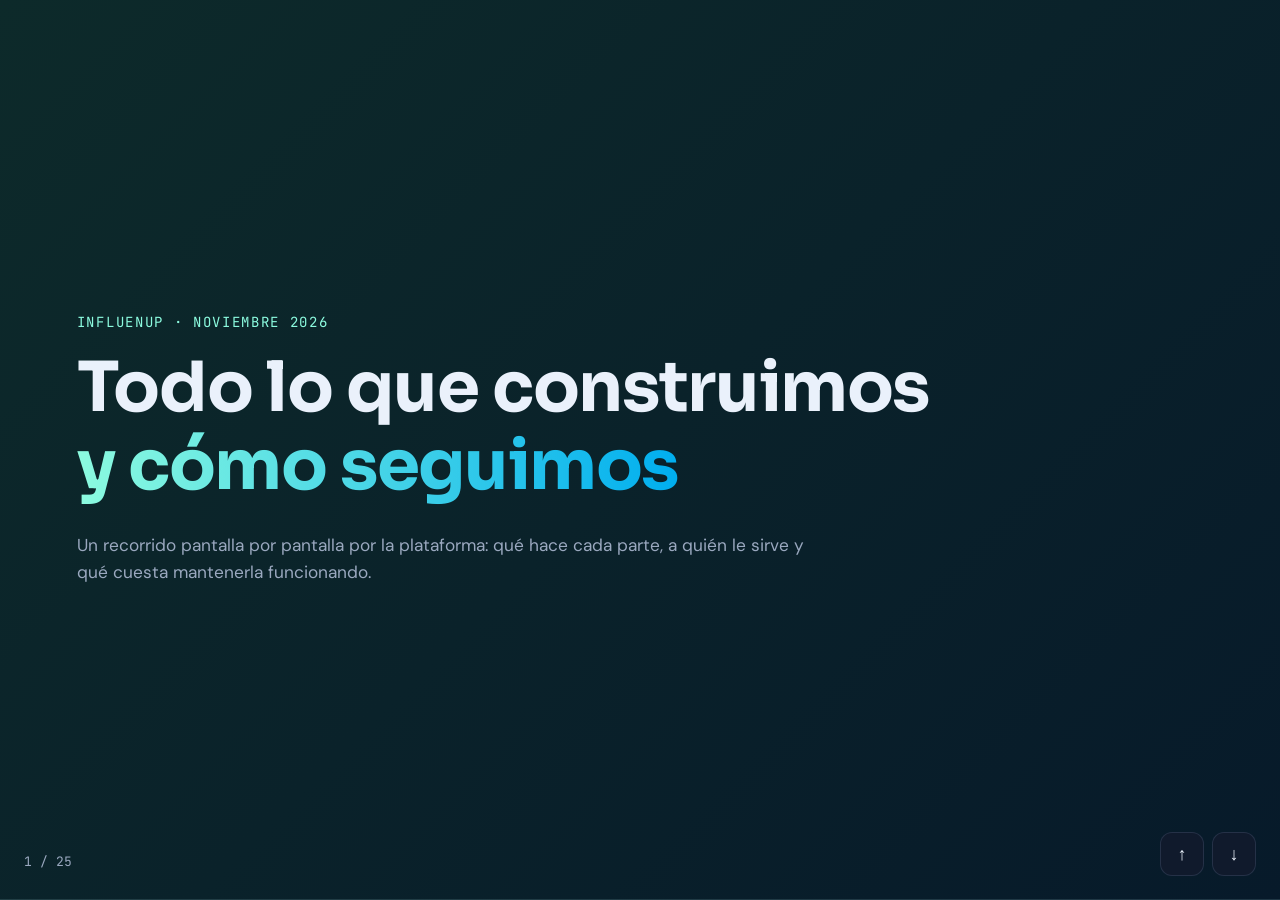
<file: presentacion.html>
<!DOCTYPE html>
<html lang="es">
<head>
<meta charset="utf-8">
<meta name="viewport" content="width=device-width, initial-scale=1">
<meta name="robots" content="noindex">
<title>Influenup · Todo lo construido y cómo seguimos</title>
<link rel="preconnect" href="https://fonts.googleapis.com">
<link rel="preconnect" href="https://fonts.gstatic.com" crossorigin>
<link rel="stylesheet" href="https://fonts.googleapis.com/css2?family=Sora:wght@500;600;700&family=DM+Sans:opsz,wght@9..40,400;9..40,500;9..40,600&family=JetBrains+Mono:wght@500&display=swap">
<style>
:root{--bg:#070b14;--bg-2:#0c1322;--surface:#101a2c;--line:rgba(160,190,230,.14);--fg:#eaf1fb;--muted:#9aa8bf;--mint:#8cfbdf;--cyan:#00aeef;--ink:#04110d;--display:"Sora",system-ui,sans-serif;--body:"DM Sans",system-ui,sans-serif;--mono:"JetBrains Mono",ui-monospace,monospace;color-scheme:dark}
*{box-sizing:border-box}
html,body{margin:0;height:100%;background:var(--bg);color:var(--fg);font-family:var(--body);-webkit-font-smoothing:antialiased}
.deck{height:100vh;overflow-y:auto;scroll-snap-type:y mandatory}
.slide{min-height:100vh;scroll-snap-align:start;display:flex;flex-direction:column;justify-content:center;padding:6vh 6vw;position:relative;border-bottom:1px solid var(--line)}
.slide.alt{background:var(--bg-2)}
.slide.accent{background:linear-gradient(135deg,#0d2a2a,#071a2a)}
h1,h2,h3{font-family:var(--display);margin:0;letter-spacing:-.02em;line-height:1.12;text-wrap:balance}
h1{font-size:clamp(40px,5.4vw,76px)}
h2{font-size:clamp(30px,3.4vw,52px)}
h3{font-size:clamp(18px,1.5vw,22px)}
p{margin:0;font-size:clamp(17px,1.35vw,21px);line-height:1.55;color:var(--muted)}
.eyebrow{font-family:var(--mono);font-size:14px;letter-spacing:.12em;text-transform:uppercase;color:var(--mint);margin-bottom:18px}
.grad{background:linear-gradient(90deg,var(--mint),var(--cyan));-webkit-background-clip:text;background-clip:text;color:transparent}
.screen{display:grid;grid-template-columns:minmax(300px,30%) 1fr;gap:4vw;align-items:center}
.screen .txt{display:flex;flex-direction:column;gap:20px}
.screen ul{margin:0;padding:0;list-style:none;display:grid;gap:10px}
.screen li{padding-left:22px;position:relative;font-size:clamp(16px,1.2vw,19px);color:var(--fg)}
.screen li::before{content:"";position:absolute;left:0;top:.55em;width:8px;height:8px;border-radius:50%;background:var(--mint)}
.shot{border-radius:16px;overflow:hidden;border:1px solid var(--line);background:#0b111d;box-shadow:0 30px 80px rgba(0,0,0,.45)}
.shot img{display:block;width:100%;height:auto}
.tag{display:inline-block;align-self:flex-start;font-family:var(--mono);font-size:13px;padding:5px 12px;border-radius:999px;border:1px solid var(--line);color:var(--muted)}
.tag.new{border-color:rgba(140,251,223,.45);color:var(--mint)}
.stats{display:grid;grid-template-columns:repeat(4,1fr);gap:20px;margin-top:48px}
.stat{padding:28px;border-radius:18px;background:var(--surface);border:1px solid var(--line)}
.stat .n{font-family:var(--mono);font-size:clamp(36px,4vw,60px);color:var(--mint);display:block}
.stat p{margin-top:6px;font-size:17px}
.two{display:grid;grid-template-columns:1fr 1fr;gap:28px;margin-top:44px}
.card{padding:36px;border-radius:20px;background:var(--surface);border:1px solid var(--line);display:flex;flex-direction:column;gap:16px}
.card.rec{border-color:rgba(140,251,223,.5);background:linear-gradient(180deg,rgba(140,251,223,.08),var(--surface))}
.price{font-family:var(--mono);font-size:clamp(44px,4.6vw,72px);color:var(--fg)}
.price small{font-size:20px;color:var(--muted);margin-left:8px}
.card ul{margin:0;padding-left:20px;display:grid;gap:8px;color:var(--fg);font-size:clamp(16px,1.2vw,19px)}
.money{display:grid;grid-template-columns:repeat(3,1fr);gap:20px;margin-top:44px}
.money .stat .n{color:var(--fg)}
.money .stat.hi .n{color:var(--mint)}
.big{font-family:var(--display);font-size:clamp(28px,3vw,44px);color:var(--fg);max-width:1100px;line-height:1.3;margin-top:28px}
.foot{position:absolute;bottom:3vh;left:6vw;right:6vw;display:flex;justify-content:space-between;font-family:var(--mono);font-size:13px;color:var(--muted)}
.nav{position:fixed;right:24px;bottom:24px;display:flex;gap:8px;z-index:10}
.nav button{background:var(--surface);color:var(--fg);border:1px solid var(--line);border-radius:12px;width:44px;height:44px;font-size:18px;cursor:pointer}
.counter{position:fixed;left:24px;bottom:30px;font-family:var(--mono);font-size:13px;color:var(--muted);z-index:10}
@media (max-width:900px){.screen,.two,.money{grid-template-columns:1fr}.stats{grid-template-columns:1fr 1fr}.slide{padding:10vh 6vw}}
@media print{.deck{height:auto;overflow:visible}.nav,.counter{display:none}.slide{page-break-after:always}}
</style>
</head>
<body>
<main class="deck" id="deck">

<section class="slide accent">
  <div class="eyebrow">Influenup · Noviembre 2026</div>
  <h1>Todo lo que construimos<br><span class="grad">y cómo seguimos</span></h1>
  <p style="margin-top:28px;max-width:760px">Un recorrido pantalla por pantalla por la plataforma: qué hace cada parte, a quién le sirve y qué cuesta mantenerla funcionando.</p>
</section>

<section class="slide">
  <div class="eyebrow">En números</div>
  <h2>De 10 módulos a una plataforma completa</h2>
  <div class="stats">
    <div class="stat"><span class="n">263</span><p>cambios publicados en producción desde el 21 de agosto</p></div>
    <div class="stat"><span class="n">88</span><p>funcionalidades en total</p></div>
    <div class="stat"><span class="n">69</span><p>nuevas, fuera de los 10 módulos del contrato</p></div>
    <div class="stat"><span class="n">30</span><p>clientes con Instagram conectado</p></div>
  </div>
</section>

<section class="slide alt">
  <div class="eyebrow">Parte 1</div>
  <h1>Lo que usan<br><span class="grad">los clientes</span></h1>
  <p style="margin-top:24px;max-width:720px">El portal donde cada cliente trabaja su programa con nosotros todos los días.</p>
</section>

<section class="slide"><div class="screen"><div class="txt">
  <span class="tag">En el contrato</span><h2>Portal del cliente</h2>
  <p>Cada cliente entra a su propio espacio, con todo su programa en un solo lugar.</p>
  <ul><li>Sus documentos, plan de acción y progreso</li><li>Acceso a todas las herramientas de IA</li><li>Onboarding obligatorio antes de empezar</li></ul>
</div><div class="shot"><img src="capturas/portal.webp" alt="Portal del cliente"></div></div></section>

<section class="slide"><div class="screen"><div class="txt">
  <span class="tag">En el contrato</span><h2>Influenup IA</h2>
  <p>El CSM virtual: responde con el criterio de Influenup, a cualquier hora, conociendo el negocio de cada cliente.</p>
  <ul><li>773 mensajes de 16 clientes en el último mes</li><li>Lee sus documentos, avatar y oferta</li><li>Conversaciones guardadas</li></ul>
</div><div class="shot"><img src="capturas/javier-ia.webp" alt="Influenup IA"></div></div></section>

<section class="slide"><div class="screen"><div class="txt">
  <span class="tag">En el contrato</span><h2>Conversaciones de Instagram</h2>
  <p>Los DMs del cliente sincronizados cada día y analizados por la IA para detectar leads calientes y errores.</p>
  <ul><li>415 conversaciones analizadas en el último mes</li><li>Resumen general y conversaciones ocultas</li><li>Renovación automática de accesos</li></ul>
</div><div class="shot"><img src="capturas/conversaciones.webp" alt="Conversaciones de Instagram"></div></div></section>

<section class="slide"><div class="screen"><div class="txt">
  <span class="tag">En el contrato</span><h2>Feedback de llamadas</h2>
  <p>Cada llamada de venta se compara con nuestro guion, etapa por etapa.</p>
  <ul><li>Etapas bien, mal o salteadas</li><li>Errores marcados: precio sin valor, cierre ausente…</li><li>55 llamadas analizadas en el último mes</li></ul>
</div><div class="shot"><img src="capturas/llamadas.webp" alt="Feedback de llamadas"></div></div></section>

<section class="slide"><div class="screen"><div class="txt">
  <span class="tag new">Nuevo</span><h2>Copy y guiones de contenido</h2>
  <p>Anuncios, emails y guiones de contenido orgánico generados con los documentos de cada cliente.</p>
  <ul><li>Guiones orgánicos, separados de los de anuncios</li><li>69 tandas de guiones en el último mes</li><li>Análisis de competidores de Instagram y YouTube</li></ul>
</div><div class="shot"><img src="capturas/copy.webp" alt="Copy y guiones"></div></div></section>

<section class="slide"><div class="screen"><div class="txt">
  <span class="tag new">Nuevo</span><h2>KPIs del cliente</h2>
  <p>La misma planilla del equipo, dentro de la plataforma: el año, el mes y los anuncios.</p>
  <ul><li>Vistas General, Mes y Ads</li><li>Se completan solos desde Instagram</li><li>El cliente carga los de Ads desde su portal</li></ul>
</div><div class="shot"><img src="capturas/kpis.webp" alt="KPIs del cliente"></div></div></section>

<section class="slide alt">
  <div class="eyebrow">Parte 2</div>
  <h1>Lo que usa<br><span class="grad">el equipo</span></h1>
  <p style="margin-top:24px;max-width:720px">El panel interno desde donde gestionamos a todos los clientes: Tomás, Laura y el resto del equipo.</p>
</section>

<section class="slide"><div class="screen"><div class="txt">
  <span class="tag new">Nuevo</span><h2>Clientes</h2>
  <p>Toda la cartera en una lista, con salud, fechas, última sesión y seguimiento.</p>
  <ul><li>Semáforo y estado editables en un clic</li><li>Seguimiento automático y aviso de pre-renovación</li><li>Filtros y columnas reordenables</li></ul>
</div><div class="shot"><img src="capturas/panel-clientes.webp" alt="Lista de clientes"></div></div></section>

<section class="slide"><div class="screen"><div class="txt">
  <span class="tag new">Nuevo</span><h2>Ficha del cliente</h2>
  <p>Todo lo de un cliente en una pantalla: diagnóstico, contenido, acompañamiento y ventas.</p>
  <ul><li>Documentos y onboarding con su avance</li><li>Plan de acción, implementación y Plan de negocio</li><li>Conversaciones y llamadas analizadas</li></ul>
</div><div class="shot"><img src="capturas/ficha-cliente.webp" alt="Ficha del cliente"></div></div></section>

<section class="slide"><div class="screen"><div class="txt">
  <span class="tag">Hablado</span><h2>Onboarding</h2>
  <p>Del contrato firmado a los accesos entregados, conectado con GoHighLevel.</p>
  <ul><li>Contrato automático y firma por webhook</li><li>Ficha, cuotas e invitación al portal</li><li>Aviso en #new-clients</li></ul>
</div><div class="shot"><img src="capturas/onboarding.webp" alt="Onboarding"></div></div></section>

<section class="slide"><div class="screen"><div class="txt">
  <span class="tag new">Nuevo</span><h2>Revisión de documentos con IA</h2>
  <p>La IA revisa Avatar, Oferta y Pilares con los criterios del equipo antes de que el cliente vea nada.</p>
  <ul><li>Resumen corto para el equipo</li><li>Aprobar o pedir cambios en un clic</li><li>Puntuación de 1 a 10</li></ul>
</div><div class="shot"><img src="capturas/revision-ia.webp" alt="Revisión de documentos"></div></div></section>

<section class="slide"><div class="screen"><div class="txt">
  <span class="tag new">Nuevo</span><h2>Informe mensual</h2>
  <p>Dónde está fallando cada cliente según sus conversaciones y llamadas del mes.</p>
  <ul><li>Un informe por cliente, generado por la IA</li><li>Filtro por CSM</li><li>Aviso de quién no tiene nada analizado</li></ul>
</div><div class="shot"><img src="capturas/informe-mensual.webp" alt="Informe mensual"></div></div></section>

<section class="slide"><div class="screen"><div class="txt">
  <span class="tag new">Nuevo</span><h2>Formación del equipo</h2>
  <p>El plan de cada rol con puntos, plazos y feedback de la IA con el criterio de Influenup.</p>
  <ul><li>Setter, SDR, Closer y CSM</li><li>Progreso y pasos vencidos por persona</li><li>Videos y documentos en cada paso</li></ul>
</div><div class="shot"><img src="capturas/formacion.webp" alt="Formación"></div></div></section>

<section class="slide"><div class="screen"><div class="txt">
  <span class="tag">En el contrato</span><h2>Mentor del equipo</h2>
  <p>El equipo pregunta por un cliente concreto y responde con el criterio de Influenup cargado.</p>
  <ul><li>Cerebro editable por el equipo</li><li>Conversaciones guardadas</li><li>Respuestas con la metodología de Influenup</li></ul>
</div><div class="shot"><img src="capturas/mentor.webp" alt="Mentor"></div></div></section>

<section class="slide"><div class="screen"><div class="txt">
  <span class="tag new">Nuevo</span><h2>Tareas y novedades</h2>
  <p>Los pedidos internos del equipo, asignados y con aviso en Slack.</p>
  <ul><li>Tareas privadas y por persona</li><li>Avisos automáticos en Slack</li><li>Novedades del equipo aprobadas antes de publicarse</li></ul>
</div><div class="shot"><img src="capturas/tareas.webp" alt="Tareas"></div></div></section>

<section class="slide"><div class="screen"><div class="txt">
  <span class="tag new">Nuevo</span><h2>Contenido</h2>
  <p>Nuestro calendario de contenido, por cuenta, con Instagram conectado.</p>
  <ul><li>Vista mensual y semanal</li><li>Estados: idea, guion, grabado, editado, publicado</li><li>Lo publicado y sus números al lado</li></ul>
</div><div class="shot"><img src="capturas/contenido.webp" alt="Contenido"></div></div></section>

<section class="slide"><div class="screen"><div class="txt">
  <span class="tag new">Nuevo</span><h2>Leads y ventas</h2>
  <p>Nuestros prospectos, separados de los clientes, con fuente, nicho y rating.</p>
  <ul><li>Leads por Instagram y Masterclass</li><li>Carga diaria de setters</li><li>Embudo de adquisición por canal</li></ul>
</div><div class="shot"><img src="capturas/leads.webp" alt="Leads"></div></div></section>

<section class="slide"><div class="screen"><div class="txt">
  <span class="tag new">Nuevo</span><h2>Finanzas</h2>
  <p>Los Excel de cobros, dentro de la plataforma: cuotas, pagos, gastos y facturas.</p>
  <ul><li>Cuotas vencidas y por vencer, con aviso</li><li>Facturas con numeración propia y AED</li><li>Resumen del negocio: cash, por cobrar, gastos</li></ul>
</div><div class="shot"><img src="capturas/pagos.webp" alt="Pagos y cuotas"></div></div></section>

<section class="slide alt">
  <div class="eyebrow">Parte 3</div>
  <h1>Lo que cuesta<br><span class="grad">mantenerla funcionando</span></h1>
</section>

<section class="slide">
  <div class="eyebrow">Con 500 USD al mes</div>
  <h2>La mayor parte se va en plataformas, sobre todo en IA</h2>
  <div class="money">
    <div class="stat"><span class="n">500</span><p>USD al mes</p></div>
    <div class="stat"><span class="n">−375</span><p>plataformas: IA (~10 USD por día), Apify, base de datos, hosting y emails</p></div>
    <div class="stat hi"><span class="n">125</span><p>lo que queda por todo mi trabajo de mantenimiento</p></div>
  </div>
</section>

<section class="slide">
  <div class="eyebrow">¿Y si quitamos herramientas?</div>
  <h2>Quitar cosas no baja el costo</h2>
  <p class="big">La IA que más consume es la que los clientes usan todos los días: Influenup IA y el análisis de conversaciones. Esa no se puede quitar. Y la plataforma hay que mantenerla igual, tenga 70 funciones o 50.</p>
</section>

<section class="slide accent">
  <div class="eyebrow">Cómo seguimos</div>
  <h2>Dos opciones</h2>
  <div class="two">
    <div class="card">
      <h3>Mantenimiento</h3>
      <div class="price">500<small>USD / mes</small></div>
      <ul>
        <li>Todo funcionando como está hoy</li>
        <li>Corrección de fallas y adaptación a cambios de Meta, GoHighLevel y la IA</li>
        <li>Sin actualizaciones ni desarrollos nuevos</li>
        <li>Lo nuevo se presupuesta aparte</li>
        <li>Pago trimestral por adelantado: 1.500 USD</li>
      </ul>
    </div>
    <div class="card rec">
      <h3>Como hasta ahora</h3>
      <div class="price">1.000<small>USD / mes</small></div>
      <ul>
        <li>Todo lo del mantenimiento</li>
        <li>Seguimos desarrollando y mejorando la plataforma</li>
        <li>Actualizaciones y pedidos del equipo incluidos</li>
        <li>Trabajando de la misma manera que estos meses</li>
      </ul>
    </div>
  </div>
</section>


</main>
<div class="counter" id="counter"></div>
<div class="nav"><button id="prev" aria-label="Anterior">↑</button><button id="next" aria-label="Siguiente">↓</button></div>
<script>
(function(){
  var deck=document.getElementById('deck'),slides=[].slice.call(document.querySelectorAll('.slide')),c=document.getElementById('counter');
  function idx(){var t=deck.scrollTop,i=0;slides.forEach(function(s,k){if(s.offsetTop-10<=t)i=k});return i}
  function go(i){i=Math.max(0,Math.min(slides.length-1,i));deck.scrollTo({top:slides[i].offsetTop,behavior:'smooth'})}
  function upd(){c.textContent=(idx()+1)+' / '+slides.length}
  deck.addEventListener('scroll',upd);upd();
  document.getElementById('prev').onclick=function(){go(idx()-1)};
  document.getElementById('next').onclick=function(){go(idx()+1)};
  document.addEventListener('keydown',function(e){
    if(['ArrowDown','ArrowRight','PageDown',' '].indexOf(e.key)>-1){e.preventDefault();go(idx()+1)}
    if(['ArrowUp','ArrowLeft','PageUp'].indexOf(e.key)>-1){e.preventDefault();go(idx()-1)}
  });
})();
</script>
</body>
</html>
</file>
<file: styles.css>
/* Influenup · Renovación — oscuro, con el mint y el cian de la marca */
:root {
  --bg: #070b14;
  --bg-2: #0c1322;
  --surface: #101a2c;
  --surface-2: #15223a;
  --line: rgba(160, 190, 230, .12);
  --line-2: rgba(160, 190, 230, .22);
  --fg: #eaf1fb;
  --muted: #95a3bb;
  --mint: #8cfbdf;
  --cyan: #00aeef;
  --warn: #ffc56b;
  --good: #8cfbdf;
  --ink: #04110d;
  --display: "Sora", "Segoe UI", system-ui, sans-serif;
  --body: "DM Sans", "Segoe UI", system-ui, sans-serif;
  --mono: "JetBrains Mono", ui-monospace, Menlo, monospace;
  --radius: 18px;
  color-scheme: dark;
}

* { box-sizing: border-box; }
html { scroll-behavior: smooth; scroll-padding-top: 80px; }
body {
  margin: 0; background: var(--bg); color: var(--fg);
  font-family: var(--body); font-size: 17px; line-height: 1.6;
  -webkit-font-smoothing: antialiased; overflow-x: hidden;
}
img { max-width: 100%; }
a { color: inherit; }
h1, h2, h3 { font-family: var(--display); margin: 0; line-height: 1.12; text-wrap: balance; letter-spacing: -.02em; }
h1 { font-size: clamp(36px, 5.6vw, 64px); font-weight: 700; }
h2 { font-size: clamp(28px, 3.6vw, 42px); font-weight: 700; }
h3 { font-size: 19px; font-weight: 600; }
p { margin: 0; }
.num { font-family: var(--mono); font-variant-numeric: tabular-nums; letter-spacing: -.02em; }
.container {
  max-width: 1160px; margin: 0 auto;
  padding-left: max(20px, env(safe-area-inset-left, 0px));
  padding-right: max(20px, env(safe-area-inset-right, 0px));
}
.eyebrow { display: inline-block; font-size: 13px; font-weight: 600; letter-spacing: .12em; text-transform: uppercase; color: var(--mint); margin-bottom: 14px; }
.grad { background: linear-gradient(100deg, var(--mint), var(--cyan)); -webkit-background-clip: text; background-clip: text; color: transparent; }
.sub { color: var(--muted); max-width: 62ch; margin-top: 14px; }
.lead { color: var(--muted); font-size: 19px; max-width: 54ch; }

/* Fondo */
.bg-glow { position: fixed; inset: 0; pointer-events: none; z-index: -1;
  background:
    radial-gradient(800px 500px at 85% -10%, rgba(0,174,239,.20), transparent 60%),
    radial-gradient(700px 500px at -10% 20%, rgba(140,251,223,.12), transparent 60%),
    var(--bg);
}

/* Navegación */
.nav { position: sticky; top: env(safe-area-inset-top, 0px); z-index: 50; backdrop-filter: blur(14px); -webkit-backdrop-filter: blur(14px); background: rgba(7,11,20,.7); border-bottom: 1px solid var(--line); }
.nav-inner { max-width: 1160px; margin: 0 auto; display: flex; align-items: center; justify-content: space-between; gap: 16px; height: 64px;
  padding-left: max(20px, env(safe-area-inset-left, 0px)); padding-right: max(20px, env(safe-area-inset-right, 0px)); }
.brand { display: inline-flex; align-items: center; gap: 10px; font-family: var(--display); font-weight: 700; text-decoration: none; font-size: 18px; }
.brand-dot { width: 14px; height: 14px; border-radius: 5px; background: linear-gradient(135deg, var(--mint), var(--cyan)); box-shadow: 0 0 18px rgba(140,251,223,.6); }
.nav-links { display: flex; align-items: center; gap: 22px; font-size: 15px; }
.nav-links a { text-decoration: none; color: var(--muted); transition: color .2s; }
.nav-links a:hover { color: var(--fg); }
.nav-links .nav-cta { color: var(--ink); background: var(--mint); padding: 7px 16px; border-radius: 999px; font-weight: 600; }
.nav-links .nav-cta:hover { color: var(--ink); }

/* Botones */
.btn { display: inline-flex; align-items: center; justify-content: center; padding: 13px 22px; border-radius: 999px; font-weight: 600; text-decoration: none; transition: transform .2s, box-shadow .2s, background .2s; }
.btn-primary { background: linear-gradient(100deg, var(--mint), #5ff0e0); color: var(--ink); box-shadow: 0 10px 30px -10px rgba(140,251,223,.6); }
.btn-primary:hover { transform: translateY(-2px); box-shadow: 0 16px 40px -12px rgba(140,251,223,.8); }
.btn-ghost { border: 1px solid var(--line-2); color: var(--fg); }
.btn-ghost:hover { background: var(--surface); }
.btn:focus-visible, a:focus-visible, button:focus-visible { outline: 2px solid var(--mint); outline-offset: 3px; }

/* Hero */
.hero { padding-block: 72px 56px; }
.hero-grid { display: grid; grid-template-columns: 1.05fr 1fr; gap: 56px; align-items: center; }
.hero-copy { display: flex; flex-direction: column; gap: 22px; min-width: 0; }
.hero-copy .eyebrow { margin-bottom: 0; }
.hero-actions { display: flex; gap: 12px; flex-wrap: wrap; }
.hero-visual { position: relative; min-width: 0; }

/* Mockups */
.mock { background: var(--bg-2); border: 1px solid var(--line-2); border-radius: 16px; overflow: hidden; box-shadow: 0 40px 80px -30px rgba(0,0,0,.8), 0 0 0 1px rgba(140,251,223,.05); }
.mock-bar { display: flex; align-items: center; gap: 6px; padding: 10px 14px; border-bottom: 1px solid var(--line); background: var(--surface); }
.mock-bar i { width: 10px; height: 10px; border-radius: 50%; background: var(--line-2); }
.mock-bar span { margin-left: 10px; font-family: var(--mono); font-size: 12px; color: var(--muted); white-space: nowrap; overflow: hidden; text-overflow: ellipsis; }
.mock-body { display: grid; grid-template-columns: 52px 1fr; min-height: 300px; }
.mock-side { border-right: 1px solid var(--line); padding: 14px 10px; display: flex; flex-direction: column; gap: 10px; }
.mock-side b { height: 28px; border-radius: 8px; background: var(--surface); }
.mock-side b.on { background: linear-gradient(135deg, var(--mint), var(--cyan)); }
.mock-main { padding: 16px; display: flex; flex-direction: column; gap: 14px; min-width: 0; }
.mock-kpis { display: grid; grid-template-columns: repeat(3, 1fr); gap: 10px; }
.mock-kpis div { background: var(--surface); border: 1px solid var(--line); border-radius: 12px; padding: 10px 12px; display: flex; flex-direction: column; min-width: 0; }
.mock-kpis small { font-size: 11px; color: var(--muted); white-space: nowrap; overflow: hidden; text-overflow: ellipsis; }
.mock-kpis strong { font-family: var(--mono); font-size: 22px; }
.mock-chart { height: 110px; background: var(--surface); border: 1px solid var(--line); border-radius: 12px; padding: 10px; }
.mock-chart svg { width: 100%; height: 100%; display: block; }
.mock-chart .line { stroke-dasharray: 420; stroke-dashoffset: 0; }
.js .hero-visual.in .mock-chart .line { animation: draw 2.2s ease-out both; }
.js .hero-visual.in .mock-chart .area { animation: fadein 1.6s .8s ease-out both; }
@keyframes draw { from { stroke-dashoffset: 420; } to { stroke-dashoffset: 0; } }
@keyframes fadein { from { opacity: 0; } to { opacity: 1; } }
.mock-rows { display: flex; flex-direction: column; gap: 8px; }
.mock-rows span { height: 12px; width: var(--w); border-radius: 6px; background: var(--surface-2); }

.float { position: absolute; display: inline-flex; align-items: center; gap: 8px; font-size: 13px; padding: 9px 14px; border-radius: 999px;
  background: rgba(16,26,44,.92); border: 1px solid var(--line-2); box-shadow: 0 18px 40px -16px rgba(0,0,0,.8); white-space: nowrap; backdrop-filter: blur(8px); }
.f1 { top: -18px; right: -10px; animation: bob 6s ease-in-out infinite; }
.f2 { bottom: 64px; left: -34px; animation: bob 7s 1s ease-in-out infinite; }
.f3 { bottom: -18px; right: 24px; animation: bob 6.5s .5s ease-in-out infinite; }
@keyframes bob { 0%,100% { transform: translateY(0); } 50% { transform: translateY(-8px); } }
.pill-dot { width: 8px; height: 8px; border-radius: 50%; background: var(--cyan); box-shadow: 0 0 10px var(--cyan); }
.pill-dot.good { background: var(--mint); box-shadow: 0 0 10px var(--mint); }
.pill-dot.warn { background: var(--warn); box-shadow: 0 0 10px var(--warn); }

/* Secciones */
.section { padding-block: 80px; }
.section > .container > h2 { max-width: 22ch; }

.build-grid { display: grid; grid-template-columns: repeat(4, 1fr); gap: 16px; margin-top: 40px; }
.build { padding: 26px 22px; border-radius: var(--radius); background: linear-gradient(160deg, var(--surface), var(--bg-2)); border: 1px solid var(--line); display: flex; flex-direction: column; gap: 8px; min-width: 0; }
.build strong { font-size: clamp(40px, 5vw, 56px); line-height: 1; background: linear-gradient(100deg, var(--mint), var(--cyan)); -webkit-background-clip: text; background-clip: text; color: transparent; }
.build span { color: var(--muted); font-size: 15px; }

.stats { display: grid; grid-template-columns: repeat(4, 1fr); gap: 1px; margin-top: 40px; background: var(--line); border: 1px solid var(--line); border-radius: var(--radius); overflow: hidden; }
.stat { background: var(--bg-2); padding: 26px 22px; display: flex; flex-direction: column; gap: 6px; min-width: 0; transition: background .3s; }
.stat:hover { background: var(--surface); }
.stat strong { font-size: 38px; line-height: 1.05; }
.stat span { color: var(--muted); font-size: 15px; line-height: 1.45; }

/* Recorrido */
.tour { margin-top: 40px; display: flex; flex-direction: column; gap: 24px; }
.tour-tabs { display: flex; gap: 8px; flex-wrap: wrap; }
.tour-tab { font: inherit; font-size: 15px; font-weight: 500; color: var(--muted); background: var(--bg-2); border: 1px solid var(--line); padding: 9px 16px; border-radius: 999px; cursor: pointer; transition: all .2s; }
.tour-tab:hover { color: var(--fg); border-color: var(--line-2); }
.tour-tab[aria-selected="true"] { color: var(--ink); background: var(--mint); border-color: var(--mint); }
.tour-stage { display: grid; grid-template-columns: 0.8fr 1.2fr; gap: 40px; align-items: start; }
.tour-text { display: flex; flex-direction: column; gap: 14px; min-width: 0; }
.tour-text h3 { font-size: 26px; }
.tour-text p { color: var(--muted); }
.tour-text ul { margin: 6px 0 0; padding: 0; list-style: none; display: flex; flex-direction: column; gap: 10px; }
.tour-text li { position: relative; padding-left: 26px; }
.tour-text li::before { content: ""; position: absolute; left: 0; top: .55em; width: 12px; height: 12px; border-radius: 4px; background: linear-gradient(135deg, var(--mint), var(--cyan)); }
.tour-screen { min-width: 0; }
.mock-screen { padding: 18px; min-height: 340px; display: flex; flex-direction: column; gap: 14px; }
.mock-screen.swap { animation: swap .45s ease-out; }
@keyframes swap { from { opacity: 0; transform: translateY(10px) scale(.99); } to { opacity: 1; transform: none; } }
.caption { margin-top: 10px; font-size: 13px; color: var(--muted); }

/* Piezas de las pantallas recreadas */
.scr-hero { border-radius: 14px; padding: 14px 16px; background: linear-gradient(135deg, rgba(140,251,223,.14), rgba(0,174,239,.10)); border: 1px solid var(--line); display: flex; align-items: center; gap: 12px; }
.scr-icon { width: 36px; height: 36px; border-radius: 11px; background: linear-gradient(135deg, var(--mint), var(--cyan)); flex: none; }
.scr-hero b { display: block; font-family: var(--display); font-size: 15px; }
.scr-hero small { color: var(--muted); font-size: 12px; }
.scr-kpis { display: grid; grid-template-columns: repeat(3, 1fr); gap: 10px; }
.scr-kpi { background: var(--surface); border: 1px solid var(--line); border-radius: 12px; padding: 10px 12px; min-width: 0; }
.scr-kpi small { display: block; font-size: 11px; color: var(--muted); white-space: nowrap; overflow: hidden; text-overflow: ellipsis; }
.scr-kpi strong { font-family: var(--mono); font-size: 19px; }
.scr-list { display: flex; flex-direction: column; border: 1px solid var(--line); border-radius: 12px; overflow: hidden; }
.scr-row { display: grid; grid-template-columns: 1fr auto; gap: 10px; align-items: center; padding: 10px 12px; border-bottom: 1px solid var(--line); font-size: 13px; background: var(--surface); }
.scr-row:last-child { border-bottom: 0; }
.scr-row span { white-space: nowrap; overflow: hidden; text-overflow: ellipsis; }
.chip { font-size: 11px; font-weight: 600; padding: 3px 9px; border-radius: 999px; background: rgba(140,251,223,.14); color: var(--mint); white-space: nowrap; }
.chip.warn { background: rgba(255,197,107,.14); color: var(--warn); }
.chip.info { background: rgba(0,174,239,.16); color: #6fd3ff; }
.scr-chat { display: flex; flex-direction: column; gap: 8px; }
.bubble { max-width: 82%; padding: 9px 12px; border-radius: 14px; font-size: 13px; line-height: 1.45; }
.bubble.me { align-self: flex-end; background: var(--surface-2); border: 1px solid var(--line); }
.bubble.ai { align-self: flex-start; background: linear-gradient(135deg, rgba(140,251,223,.16), rgba(0,174,239,.12)); border: 1px solid rgba(140,251,223,.25); }
.scr-bars { display: flex; align-items: flex-end; gap: 8px; height: 110px; padding: 10px; background: var(--surface); border: 1px solid var(--line); border-radius: 12px; }
.scr-bars i { flex: 1; border-radius: 6px 6px 3px 3px; background: linear-gradient(180deg, var(--mint), var(--cyan)); height: var(--h); animation: grow .8s ease-out both; }
@keyframes grow { from { height: 0; } }

/* Automatizaciones */
.crons { display: grid; grid-template-columns: repeat(3, 1fr); gap: 16px; margin-top: 40px; }
.cron { position: relative; padding: 22px; border-radius: var(--radius); background: var(--bg-2); border: 1px solid var(--line); display: flex; flex-direction: column; gap: 8px; min-width: 0; overflow: hidden; }
.cron::after { content: ""; position: absolute; top: 24px; right: 22px; width: 9px; height: 9px; border-radius: 50%; background: var(--mint); box-shadow: 0 0 0 0 rgba(140,251,223,.6); animation: pulse 2.4s infinite; }
.cron:nth-child(3n+2)::after { animation-delay: .8s; }
.cron:nth-child(3n)::after { animation-delay: 1.6s; }
@keyframes pulse { 0% { box-shadow: 0 0 0 0 rgba(140,251,223,.55); } 70% { box-shadow: 0 0 0 12px rgba(140,251,223,0); } 100% { box-shadow: 0 0 0 0 rgba(140,251,223,0); } }
.freq { font-family: var(--mono); font-size: 12px; color: var(--cyan); letter-spacing: .04em; text-transform: uppercase; }
.cron p { color: var(--muted); font-size: 15px; }
/* Entregas de la semana: mismas tarjetas, sin el pulso de "proceso en marcha". */
.entregas .cron::after { display: none; }

/* Ahorro */
.savings { display: flex; flex-direction: column; gap: 18px; margin-top: 40px; }
.saving { display: flex; flex-direction: column; gap: 8px; }
.saving-head { display: flex; justify-content: space-between; gap: 16px; align-items: baseline; }
.saving-head strong { font-size: 18px; color: var(--mint); white-space: nowrap; }
.saving small { color: var(--muted); font-size: 14px; }
.track { height: 10px; border-radius: 6px; background: var(--surface); overflow: hidden; }
.track i { display: block; height: 100%; width: calc(var(--v) / 66 * 100%); border-radius: 6px; background: linear-gradient(90deg, var(--cyan), var(--mint)); transform-origin: left; }
.js .saving .track i { transform: scaleX(0); transition: transform 1.2s cubic-bezier(.2,.7,.2,1) .15s; }
.js .saving.in .track i { transform: scaleX(1); }
.total-band { margin-top: 36px; display: flex; align-items: center; gap: 28px; flex-wrap: wrap; padding: 28px 30px; border-radius: var(--radius);
  background: linear-gradient(120deg, rgba(140,251,223,.16), rgba(0,174,239,.12)); border: 1px solid rgba(140,251,223,.3); }
.total-band strong { font-size: clamp(48px, 7vw, 72px); line-height: 1; color: var(--mint); white-space: nowrap; }
.total-band p { max-width: 52ch; flex: 1 1 280px; }

/* Áreas */
.areas { display: grid; grid-template-columns: repeat(2, 1fr); gap: 16px; margin-top: 40px; }
.area { padding: 22px; border-radius: var(--radius); background: var(--bg-2); border: 1px solid var(--line); display: flex; flex-direction: column; gap: 12px; min-width: 0; }
.area-head { display: flex; justify-content: space-between; align-items: baseline; gap: 12px; }
.area-head span { font-family: var(--mono); font-size: 14px; color: var(--mint); white-space: nowrap; }
.area .track { height: 6px; }
.area .track i { width: var(--p); }
.js .area .track i { transform: scaleX(0); transition: transform 1s cubic-bezier(.2,.7,.2,1) .2s; }
.js .area.in .track i { transform: scaleX(1); }
.area ul { margin: 0; padding-left: 18px; color: var(--muted); font-size: 15px; display: flex; flex-direction: column; gap: 4px; }

/* Timeline */
.timeline { display: grid; grid-template-columns: 1fr 1fr; gap: 16px; margin-top: 40px; }
.tl { padding: 26px; border-radius: var(--radius); background: var(--bg-2); border: 1px solid var(--line); display: flex; flex-direction: column; gap: 10px; }
.tl p { color: var(--muted); }
.tl-date { font-family: var(--mono); font-size: 13px; color: var(--muted); }
.tl-next { border-color: rgba(140,251,223,.4); background: linear-gradient(160deg, rgba(140,251,223,.08), var(--bg-2)); }
.tl-next .tl-date { color: var(--mint); }

/* Planes */
.plans { display: grid; grid-template-columns: repeat(3, 1fr); gap: 18px; margin-top: 40px; align-items: stretch; }
.prepago { margin: -8px 0 0; font-size: 14px; color: var(--muted); }
.prepago strong { color: var(--mint); font-weight: 600; }
.plans-2 { grid-template-columns: repeat(2, 1fr); max-width: 880px; margin-inline: auto; }
.plan { position: relative; padding: 28px 26px; border-radius: 22px; background: var(--bg-2); border: 1px solid var(--line); display: flex; flex-direction: column; gap: 18px; min-width: 0; transition: transform .3s, border-color .3s; }
.plan:hover { transform: translateY(-4px); border-color: var(--line-2); }
.plan-rec { border: 1px solid transparent; background:
  linear-gradient(var(--surface), var(--surface)) padding-box,
  linear-gradient(140deg, var(--mint), var(--cyan)) border-box; box-shadow: 0 30px 70px -30px rgba(140,251,223,.45); }
.tag { position: absolute; top: -13px; left: 26px; font-size: 12px; font-weight: 700; letter-spacing: .08em; text-transform: uppercase; color: var(--ink); background: var(--mint); padding: 4px 12px; border-radius: 999px; }
.price { display: flex; align-items: baseline; gap: 10px; }
.price .num { font-size: 46px; line-height: 1; font-weight: 500; }
.price small { color: var(--muted); font-size: 15px; }
.plan dl { margin: 0; display: grid; grid-template-columns: auto 1fr; gap: 6px 14px; font-size: 14px; padding-block: 14px; border-block: 1px solid var(--line); }
.plan dt { color: var(--muted); }
.plan dd { margin: 0; font-family: var(--mono); font-size: 13px; }
.plan ul { margin: 0; padding: 0; list-style: none; display: flex; flex-direction: column; gap: 10px; font-size: 15px; }
.plan li { position: relative; padding-left: 24px; }
.plan li::before { content: ""; position: absolute; left: 2px; top: .45em; width: 10px; height: 6px; border-left: 2px solid var(--mint); border-bottom: 2px solid var(--mint); transform: rotate(-45deg); }

/* Condiciones */
.terms { display: grid; grid-template-columns: repeat(4, 1fr); gap: 16px; margin-top: 40px; }
.term { padding-top: 18px; border-top: 2px solid var(--line-2); display: flex; flex-direction: column; gap: 8px; min-width: 0; }
.term p { color: var(--muted); font-size: 15px; }
.term-good { border-top-color: var(--mint); }
.term-good h3 { color: var(--mint); }

/* Cierre */
.closing-card { text-align: center; padding: 56px 28px; border-radius: 28px; display: flex; flex-direction: column; align-items: center; gap: 18px;
  background: radial-gradient(600px 300px at 50% 0%, rgba(140,251,223,.18), transparent 70%), var(--bg-2); border: 1px solid var(--line-2); }
.closing-card .eyebrow { margin-bottom: 0; }
.closing-card p { color: var(--muted); max-width: 56ch; }
.footer { padding-block: 32px 48px; color: var(--muted); font-size: 14px; border-top: 1px solid var(--line); }

/* Aparición al hacer scroll (solo con JS) */
.js .reveal { opacity: 0; transform: translateY(24px); transition: opacity .8s cubic-bezier(.2,.7,.2,1), transform .8s cubic-bezier(.2,.7,.2,1); }
.js .reveal.in { opacity: 1; transform: none; }

/* Responsive */
@media (max-width: 980px) {
  .hero-grid { grid-template-columns: 1fr; gap: 64px; }
  .hero-visual { max-width: 560px; margin-inline: auto; width: 100%; }
  .build-grid, .stats { grid-template-columns: repeat(2, 1fr); }
  .crons { grid-template-columns: repeat(2, 1fr); }
  .tour-stage { grid-template-columns: 1fr; gap: 24px; }
  .plans { grid-template-columns: 1fr; max-width: 520px; margin-inline: auto; }
  .terms { grid-template-columns: repeat(2, 1fr); }
}
@media (max-width: 640px) {
  body { font-size: 16px; }
  .nav-links a:not(.nav-cta) { display: none; }
  .hero { padding-block: 40px 40px; }
  .lead { font-size: 17px; }
  .section { padding-block: 56px; }
  .f1 { right: 0; top: -22px; } .f2 { left: 0; bottom: 48px; } .f3 { right: 0; }
  .float { font-size: 12px; padding: 7px 12px; }
  .stat { padding: 18px 16px; } .stat strong { font-size: 30px; } .stat span { font-size: 14px; }
  .build { padding: 20px 16px; }
  .crons, .areas, .timeline, .terms { grid-template-columns: 1fr; }
  .mock-kpis, .scr-kpis { grid-template-columns: repeat(2, 1fr); }
  .mock-kpis div:nth-child(3), .scr-kpi:nth-child(3) { display: none; }
  .total-band { padding: 22px; gap: 12px; }
  .plan { padding: 26px 20px; }
}
@media (prefers-reduced-motion: reduce) {
  *, *::before, *::after { animation: none !important; transition: none !important; }
  html { scroll-behavior: auto; }
  .js .reveal { opacity: 1; transform: none; }
  .js .saving .track i, .js .area .track i { transform: none; }
}

.area:last-child:nth-child(odd) { grid-column: 1 / -1; }
@media (max-width: 640px) { .area:last-child:nth-child(odd) { grid-column: auto; } }

.mock-screen.has-img { padding: 0; min-height: 0; display: block; }
.mock-screen.has-img img { display: block; width: 100%; height: auto; }

/* Costes si no se renueva */
.costos { margin-top: 36px; max-width: 640px; border: 1px solid var(--line); border-radius: var(--radius); background: var(--bg-2); overflow: hidden; }
.costo { display: flex; justify-content: space-between; gap: 16px; padding: 14px 22px; border-bottom: 1px solid var(--line); font-size: 15px; }
.costo span { color: var(--muted); }
.costo strong { font-family: var(--mono); font-weight: 500; white-space: nowrap; }
.costo-total { border-bottom: 0; background: var(--surface); }
.costo-total span { color: var(--fg); font-weight: 600; }
.costo-total strong { color: var(--warn); font-size: 17px; }
.terms-3 { grid-template-columns: repeat(3, 1fr); }
.term-warn { border-top-color: var(--warn); }
@media (max-width: 860px) { .terms-3 { grid-template-columns: 1fr; } }

/* Contrato vs entregado */
.vs { display: grid; grid-template-columns: 1fr 1.25fr; gap: 20px; margin-top: 40px; }
.vs-col { padding: 26px; border-radius: var(--radius); background: var(--bg-2); border: 1px solid var(--line); min-width: 0; }
.vs-col ul { list-style: none; margin: 14px 0; padding: 0; display: grid; gap: 8px; }
.vs-col li { position: relative; padding-left: 22px; font-size: 15px; color: var(--muted); }
.vs-col li::before { content: "·"; position: absolute; left: 6px; color: var(--muted); }
.vs-plus { border-color: rgba(140,251,223,.35); background: linear-gradient(180deg, rgba(140,251,223,.06), var(--bg-2)); }
.vs-plus li { color: var(--fg); }
.vs-plus li::before { content: "+"; left: 2px; color: var(--mint); font-weight: 600; }
.vs-note { font-family: var(--mono); font-size: 12px; color: var(--muted); letter-spacing: .02em; }
@media (max-width: 860px) { .vs { grid-template-columns: 1fr; } }

/* Extra: edición de video */
.section-tight { padding-top: 0; }
.extra { position: relative; max-width: 880px; margin-inline: auto; padding: 28px; border-radius: var(--radius); background: var(--bg-2); border: 1px dashed var(--line-2); display: flex; flex-direction: column; gap: 10px; }
.extra .tag { align-self: flex-start; position: static; }
.extra p { color: var(--muted); }
.extra ul { margin: 0; padding-left: 18px; color: var(--muted); font-size: 15px; display: grid; gap: 4px; }

/* Activar desde diciembre */
.act-title { margin-top: 40px; font-size: 18px; }
.act-chips { display: flex; flex-wrap: wrap; gap: 10px; margin-top: 16px; }
.act-chips span { padding: 8px 14px; border-radius: 999px; background: var(--bg-2); border: 1px solid var(--line); font-size: 14px; color: var(--muted); }
.act-chips b { color: var(--mint); font-family: var(--mono); font-weight: 500; }
.act-note { font-size: 13px; color: var(--muted); margin-top: 8px; }
.acts { display: grid; grid-template-columns: repeat(2, 1fr); gap: 16px; margin-top: 16px; }
.act { padding: 22px; border-radius: var(--radius); background: var(--bg-2); border: 1px solid var(--line); display: flex; flex-direction: column; gap: 8px; min-width: 0; }
.act h4 { margin: 0; font-size: 17px; }
.act p { margin: 0; color: var(--muted); font-size: 15px; }
.act p b { color: var(--fg); font-weight: 600; }
.act-new { border-color: rgba(140,251,223,.4); background: linear-gradient(180deg, rgba(140,251,223,.06), var(--bg-2)); }
@media (max-width: 860px) { .acts { grid-template-columns: 1fr; } }

/* Hero con captura real */
.mock-body-img { display: block; padding: 0; min-height: 0; }
.mock-body-img img { display: block; width: 100%; height: auto; }
</file>
